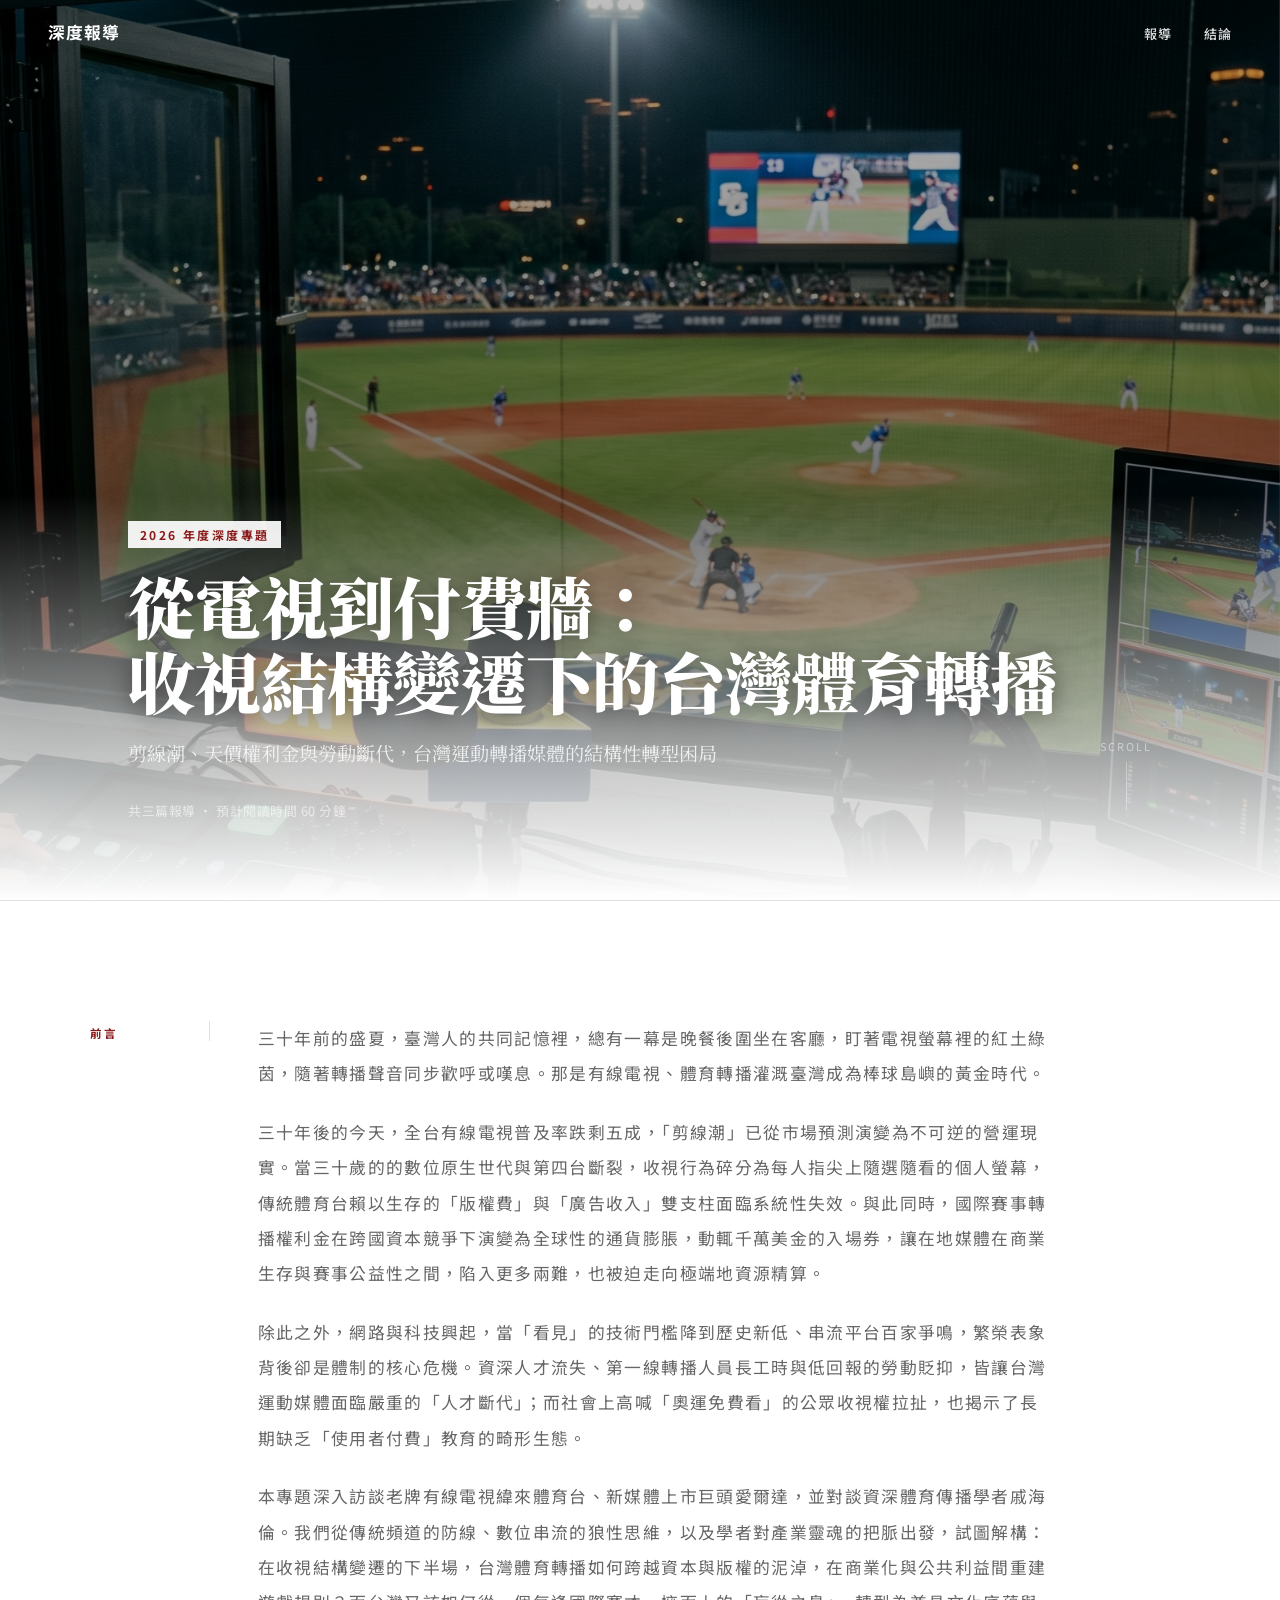
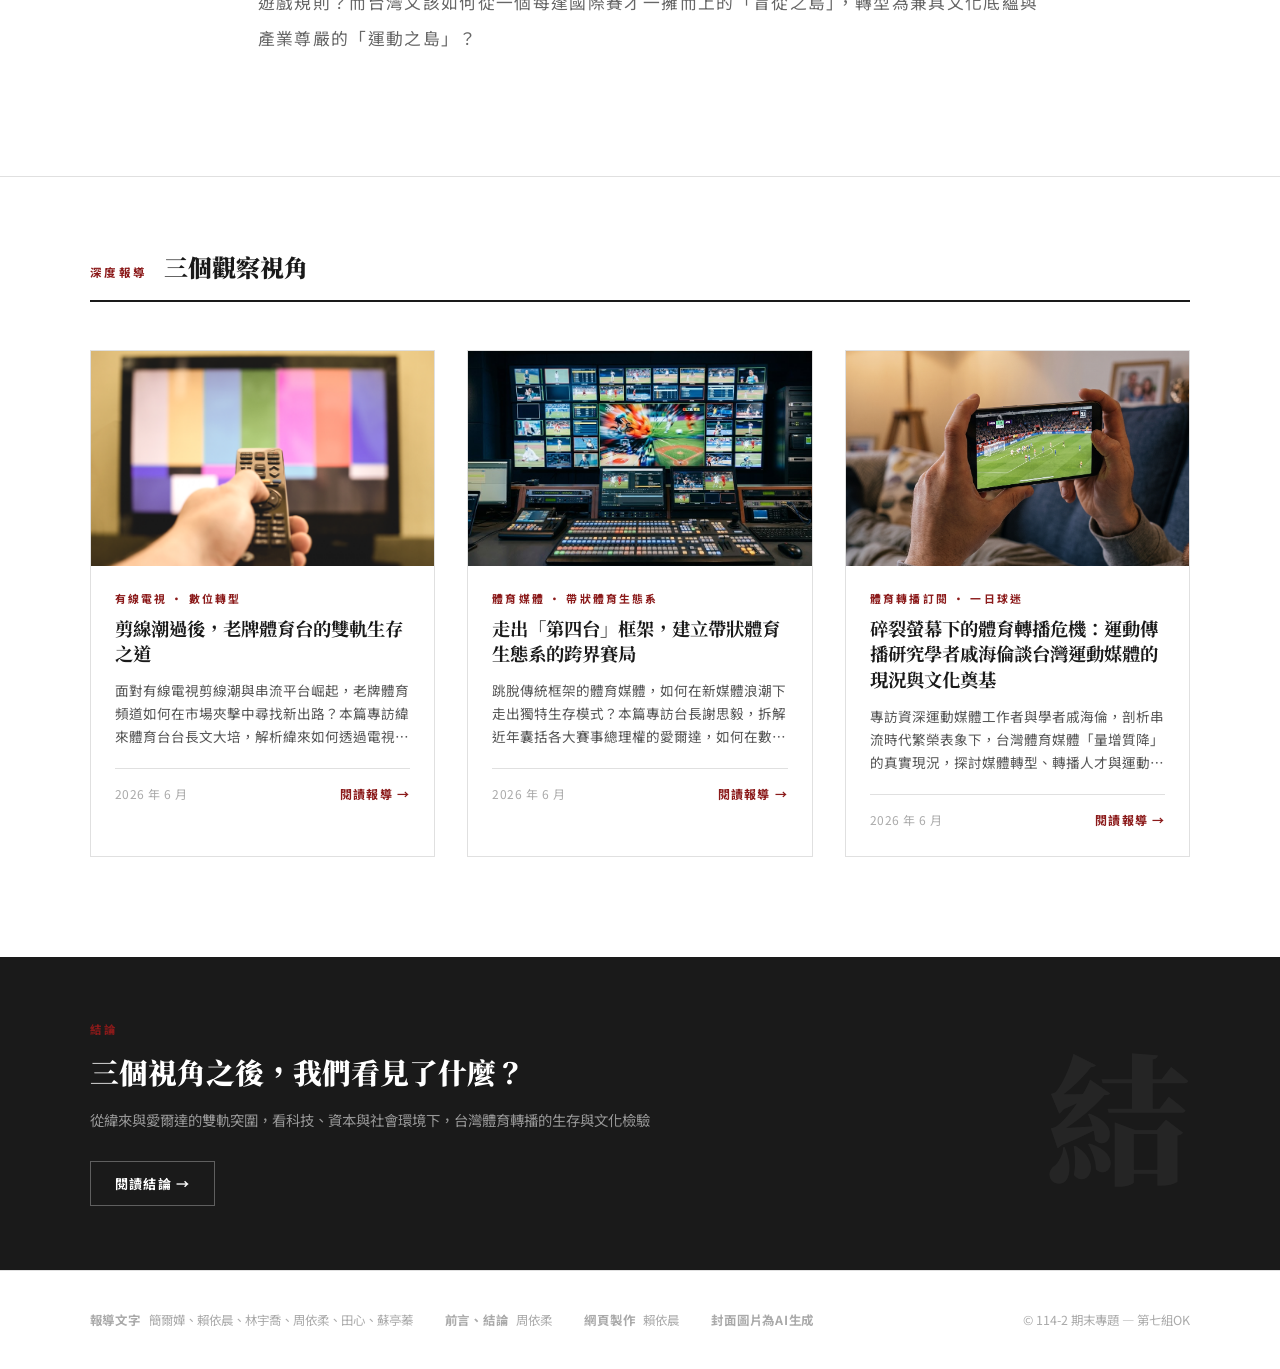
<file: index.html>
<!DOCTYPE html>
<html lang="zh-TW">
<head>
  <meta charset="UTF-8">
  <meta name="viewport" content="width=device-width, initial-scale=1.0">
  <title>深度報導 — 期末專題</title>
  <meta name="description" content="三篇深度調查報導，探索當代社會的核心議題。">
  <link rel="stylesheet" href="css/style.css">
</head>
<body>

  <!-- ╔══════════════════════════════╗
       ║  NAV                         ║
       ╚══════════════════════════════╝ -->
  <nav class="site-nav" role="navigation" aria-label="主選單">
    <a class="nav-logo" href="index.html">深度報導</a>
    <ul class="nav-links">
      <li><a href="#articles">報導</a></li>
      <li><a href="#conclusion">結論</a></li>
    </ul>
  </nav>

  <!-- ╔══════════════════════════════╗
       ║  HERO                        ║
       ╚══════════════════════════════╝ -->
  <section class="hero" aria-label="封面">
    <div class="hero__bg" style="
      background-image: url('images/cover.jpg');
      background-color: #1a1a2e;
    "></div>
    <div class="hero__overlay"></div>

    <div class="hero__content">
      <span class="hero__category">2026 年度深度專題</span>
      <h1 class="hero__title">
        從電視到付費牆：<br><span class="hero__title-line2">收視結構變遷下的台灣體育轉播</span>
      </h1>
      <p class="hero__subtitle">
        剪線潮、天價權利金與勞動斷代，台灣運動轉播媒體的結構性轉型困局
      </p>
      <p class="hero__meta">共三篇報導 · 預計閱讀時間 60 分鐘</p>
    </div>

    <div class="hero__scroll" aria-hidden="true">
      <span>Scroll</span>
      <div class="hero__scroll-line"></div>
    </div>
  </section>

  <!-- ╔══════════════════════════════╗
       ║  PREFACE                     ║
       ╚══════════════════════════════╝ -->
  <section class="preface-section" aria-label="前言">
    <div class="preface-inner">
      <div class="preface-label-col">
        <span class="section-label">前言</span>
      </div>
      <div class="preface-body-col">
        <p class="preface-text">
          三十年前的盛夏，臺灣人的共同記憶裡，總有一幕是晚餐後圍坐在客廳，盯著電視螢幕裡的紅土綠茵，隨著轉播聲音同步歡呼或嘆息。那是有線電視、體育轉播灌溉臺灣成為棒球島嶼的黃金時代。
        </p>
        <p class="preface-text">
          三十年後的今天，全台有線電視普及率跌剩五成，「剪線潮」已從市場預測演變為不可逆的營運現實。當三十歲的的數位原生世代與第四台斷裂，收視行為碎分為每人指尖上隨選隨看的個人螢幕，傳統體育台賴以生存的「版權費」與「廣告收入」雙支柱面臨系統性失效。與此同時，國際賽事轉播權利金在跨國資本競爭下演變為全球性的通貨膨脹，動輒千萬美金的入場券，讓在地媒體在商業生存與賽事公益性之間，陷入更多兩難，也被迫走向極端地資源精算。
        </p>
        <p class="preface-text">
          除此之外，網路與科技興起，當「看見」的技術門檻降到歷史新低、串流平台百家爭鳴，繁榮表象背後卻是體制的核心危機。資深人才流失、第一線轉播人員長工時與低回報的勞動貶抑，皆讓台灣運動媒體面臨嚴重的「人才斷代」；而社會上高喊「奧運免費看」的公眾收視權拉扯，也揭示了長期缺乏「使用者付費」教育的畸形生態。
        </p>
        <p class="preface-text">
          本專題深入訪談老牌有線電視緯來體育台、新媒體上市巨頭愛爾達，並對談資深體育傳播學者戚海倫。我們從傳統頻道的防線、數位串流的狼性思維，以及學者對產業靈魂的把脈出發，試圖解構：在收視結構變遷的下半場，台灣體育轉播如何跨越資本與版權的泥淖，在商業化與公共利益間重建遊戲規則？而台灣又該如何從一個每逢國際賽才一擁而上的「盲從之島」，轉型為兼具文化底蘊與產業尊嚴的「運動之島」？
        </p>
      </div>
    </div>
  </section>

  <!-- ╔══════════════════════════════╗
       ║  ARTICLES                    ║
       ╚══════════════════════════════╝ -->
  <section class="articles-section" id="articles" aria-label="報導列表">
    <header class="section-header">
      <span class="section-label">深度報導</span>
      <h2 class="section-title">三個觀察視角</h2>
    </header>

    <div class="articles-grid">

      <!-- Card 1 -->
      <a class="article-card" href="article1.html" aria-label="閱讀第一篇報導：剪線潮過後">
        <div class="article-card__image-wrap">
          <img
            src="images/緯來封面.png"
            alt="緯來封面"
            loading="lazy"
            style="background-color:#2c4a3e;"
          >
        </div>
        <div class="article-card__body">
          <div class="article-card__category">有線電視 · 數位轉型</div>
          <h3 class="article-card__title">
            剪線潮過後，老牌體育台的雙軌生存之道
          </h3>
          <p class="article-card__excerpt">
           面對有線電視剪線潮與串流平台崛起，老牌體育頻道如何在市場夾擊中尋找新出路？本篇專訪緯來體育台台長文大培，解析緯來如何透過電視頻道與數位 App 雙軌並行，在轉播版權競爭與世代收視轉變下開創轉型之路。

          </p>
          <div class="article-card__footer">
            <span class="article-card__date">2026 年 6 月</span>
            <span class="article-card__read-more">閱讀報導 →</span>
          </div>
        </div>
      </a>

      <!-- Card 2 -->
      <a class="article-card" href="article2.html" aria-label="閱讀第二篇報導：AI浪潮下的勞動者">
        <div class="article-card__image-wrap">
          <img
            src="images/article2-cover.jpg"
            alt="愛爾達封面圖"
            loading="lazy"
            style="background-color:#1c2a3e;"
          >
        </div>
        <div class="article-card__body">
          <div class="article-card__category">體育媒體 · 帶狀體育生態系</div>
          <h3 class="article-card__title">
            走出「第四台」框架，建立帶狀體育生態系的跨界賽局
          </h3>
          <p class="article-card__excerpt">
            跳脫傳統框架的體育媒體，如何在新媒體浪潮下走出獨特生存模式？本篇專訪台長謝思毅，拆解近年囊括各大賽事總理權的愛爾達，如何在數位轉型浪頭建立獨特模式。

          </p>
          <div class="article-card__footer">
            <span class="article-card__date">2026 年 6 月</span>
            <span class="article-card__read-more">閱讀報導 →</span>
          </div>
        </div>
      </a>

      <!-- Card 3 -->
      <a class="article-card" href="article3.html" aria-label="閱讀第三篇報導：碎裂螢幕下的體育轉播危機">
        <div class="article-card__image-wrap">
          <img
            src="images/article3-cover.png"
            alt="戚海倫封面圖"
            loading="lazy"
            style="background-color:#2e2418;"
          >
        </div>
        <div class="article-card__body">
          <div class="article-card__category">體育轉播訂閱 · 一日球迷</div>
          <h3 class="article-card__title">
            碎裂螢幕下的體育轉播危機：運動傳播研究學者戚海倫談台灣運動媒體的現況與文化奠基
          </h3>
          <p class="article-card__excerpt">
            專訪資深運動媒體工作者與學者戚海倫，剖析串流時代繁榮表象下，台灣體育媒體「量增質降」的真實現況，探討媒體轉型、轉播人才與運動文化培育之展望。
          <div class="article-card__footer">
            <span class="article-card__date">2026 年 6 月</span>
            <span class="article-card__read-more">閱讀報導 →</span>
          </div>
        </div>
      </a>

    </div>
  </section>

  <!-- ╔══════════════════════════════╗
       ║  CONCLUSION CARD             ║
       ╚══════════════════════════════╝ -->
  <section class="conclusion-section" id="conclusion" aria-label="結論">
    <div class="conclusion-inner">
      <div class="conclusion-left">
        <span class="section-label">結論</span>
        <h2 class="conclusion-title">三個視角之後，我們看見了什麼？</h2>
        <p class="conclusion-excerpt">
         從緯來與愛爾達的雙軌突圍，看科技、資本與社會環境下，台灣體育轉播的生存與文化檢驗
        </p>
        <a class="conclusion-btn" href="conclusion.html">閱讀結論 →</a>
      </div>
      <div class="conclusion-right" aria-hidden="true">結</div>
    </div>
  </section>

  <!-- ╔══════════════════════════════╗
       ║  FOOTER                      ║
       ╚══════════════════════════════╝ -->
  <footer class="site-footer">
    <div class="footer-top">
      <div class="footer-credits">
        <span class="footer-credit-item"><span class="footer-credit-role">報導文字</span> 簡爾嬅、賴依晨、林宇喬、周依柔、田心、蘇亭蓁</span>
         <span class="footer-credit-item"><span class="footer-credit-role">前言、結論</span> 周依柔</span>
        <span class="footer-credit-item"><span class="footer-credit-role">網頁製作</span> 賴依晨</span>
        <span class="footer-credit-item"><span class="footer-credit-role">封面圖片為AI生成</span></span>
      </div>
      <span class="footer-copy">© 114-2 期末專題 — 第七組OK</span>
    </div>
  </footer>

  <script src="js/main.js"></script>
</body>
</html>
</file>
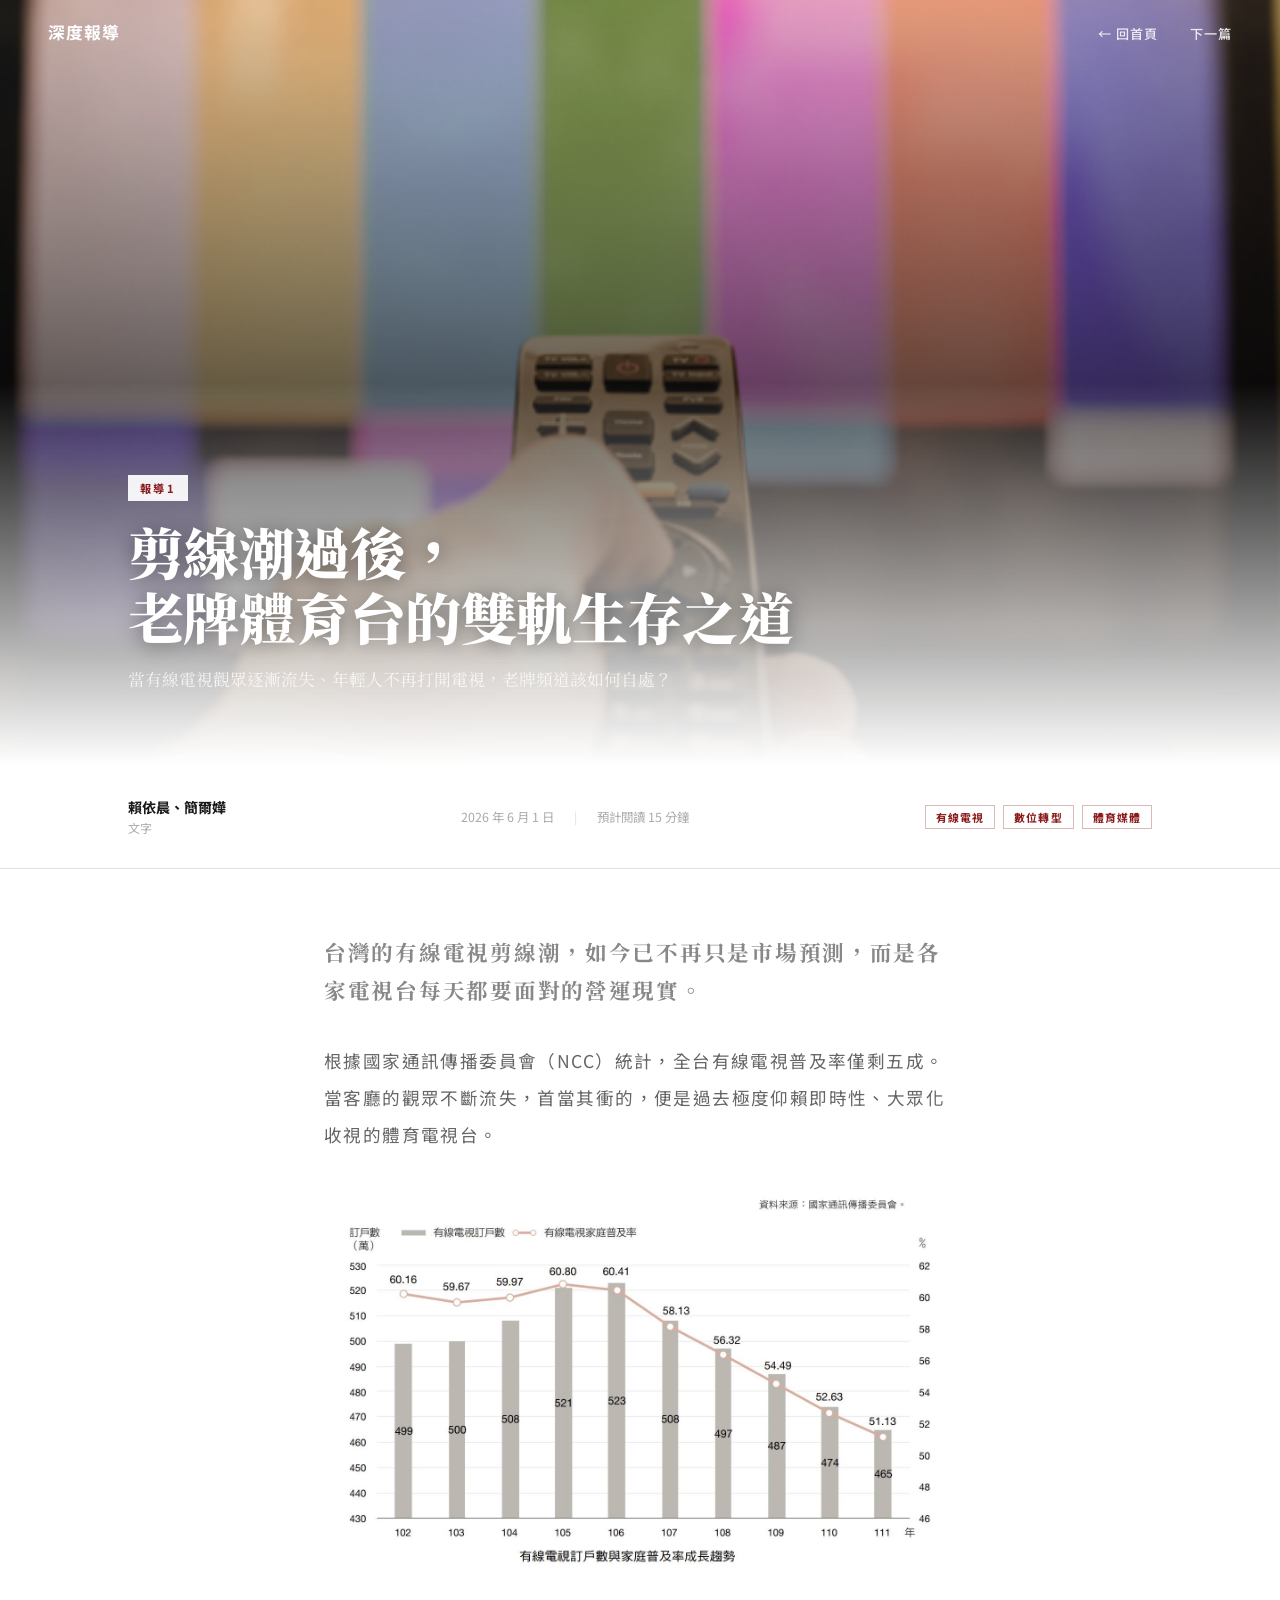
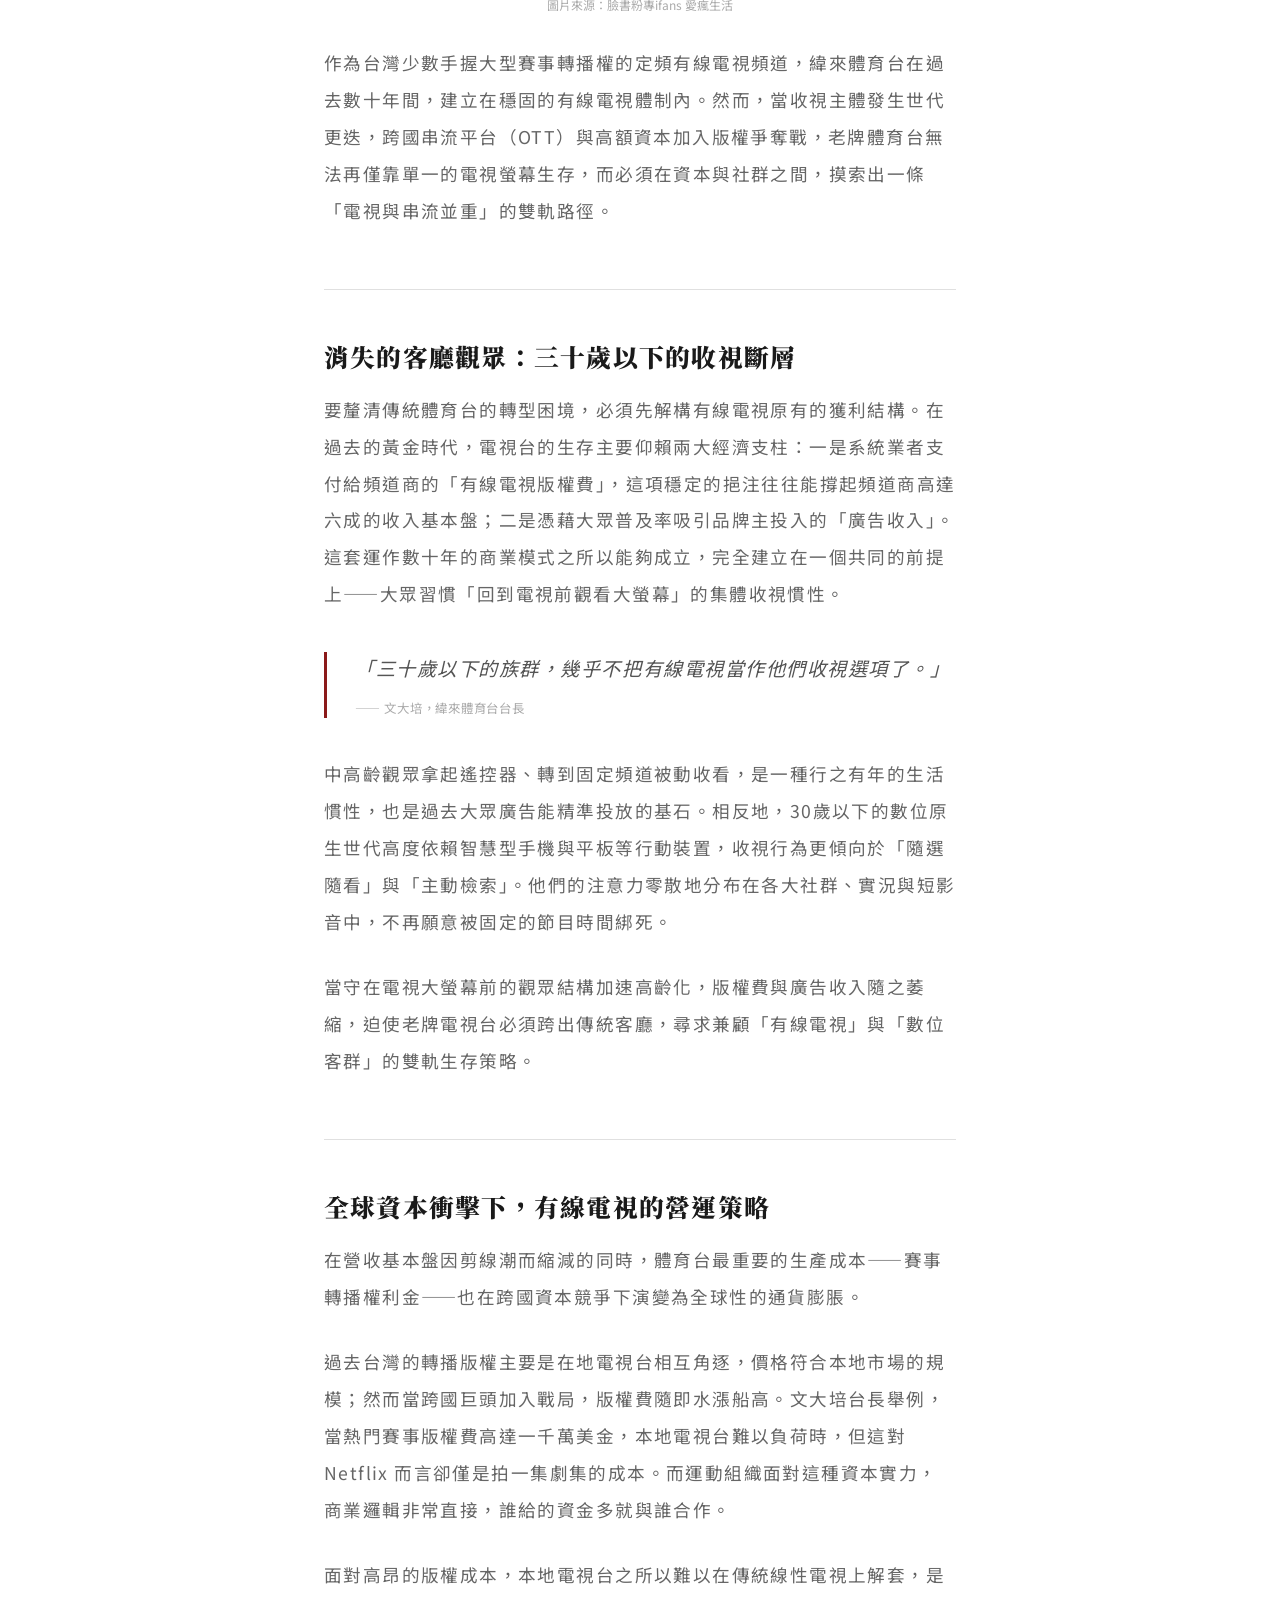
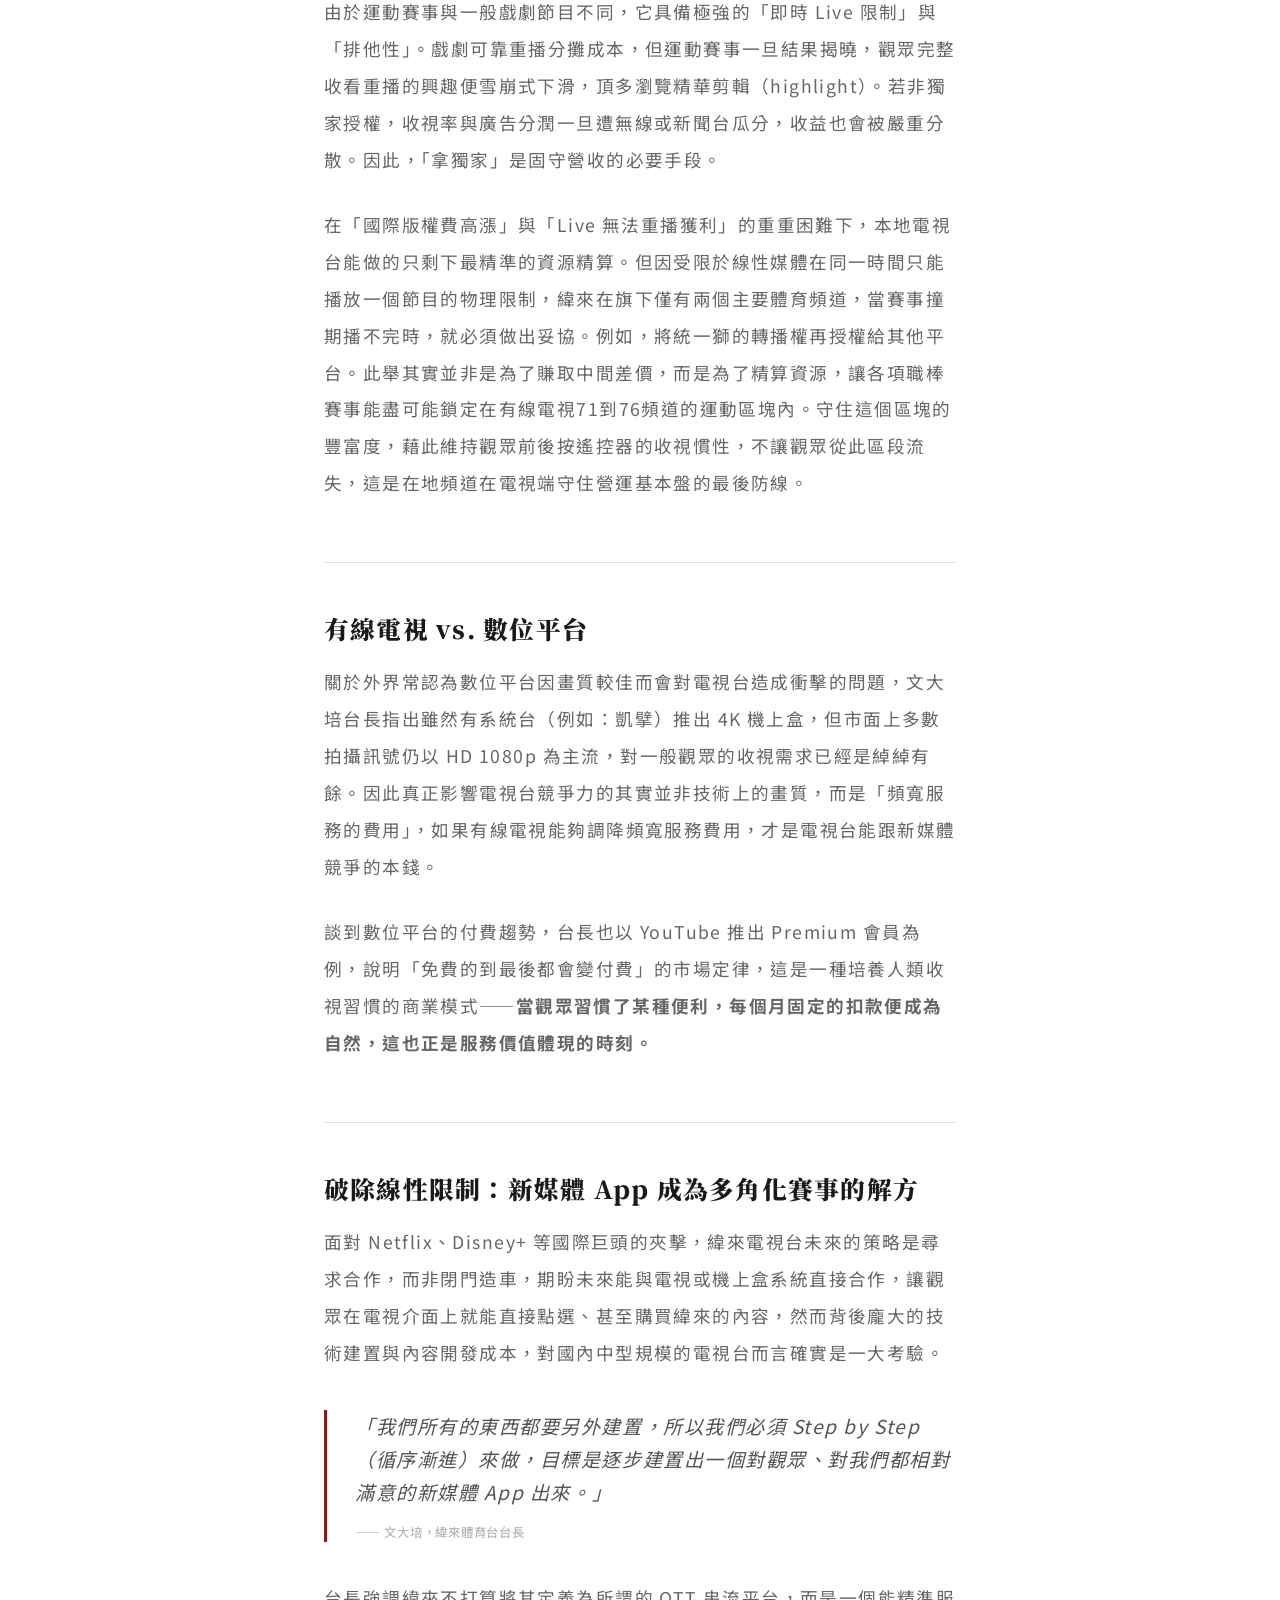
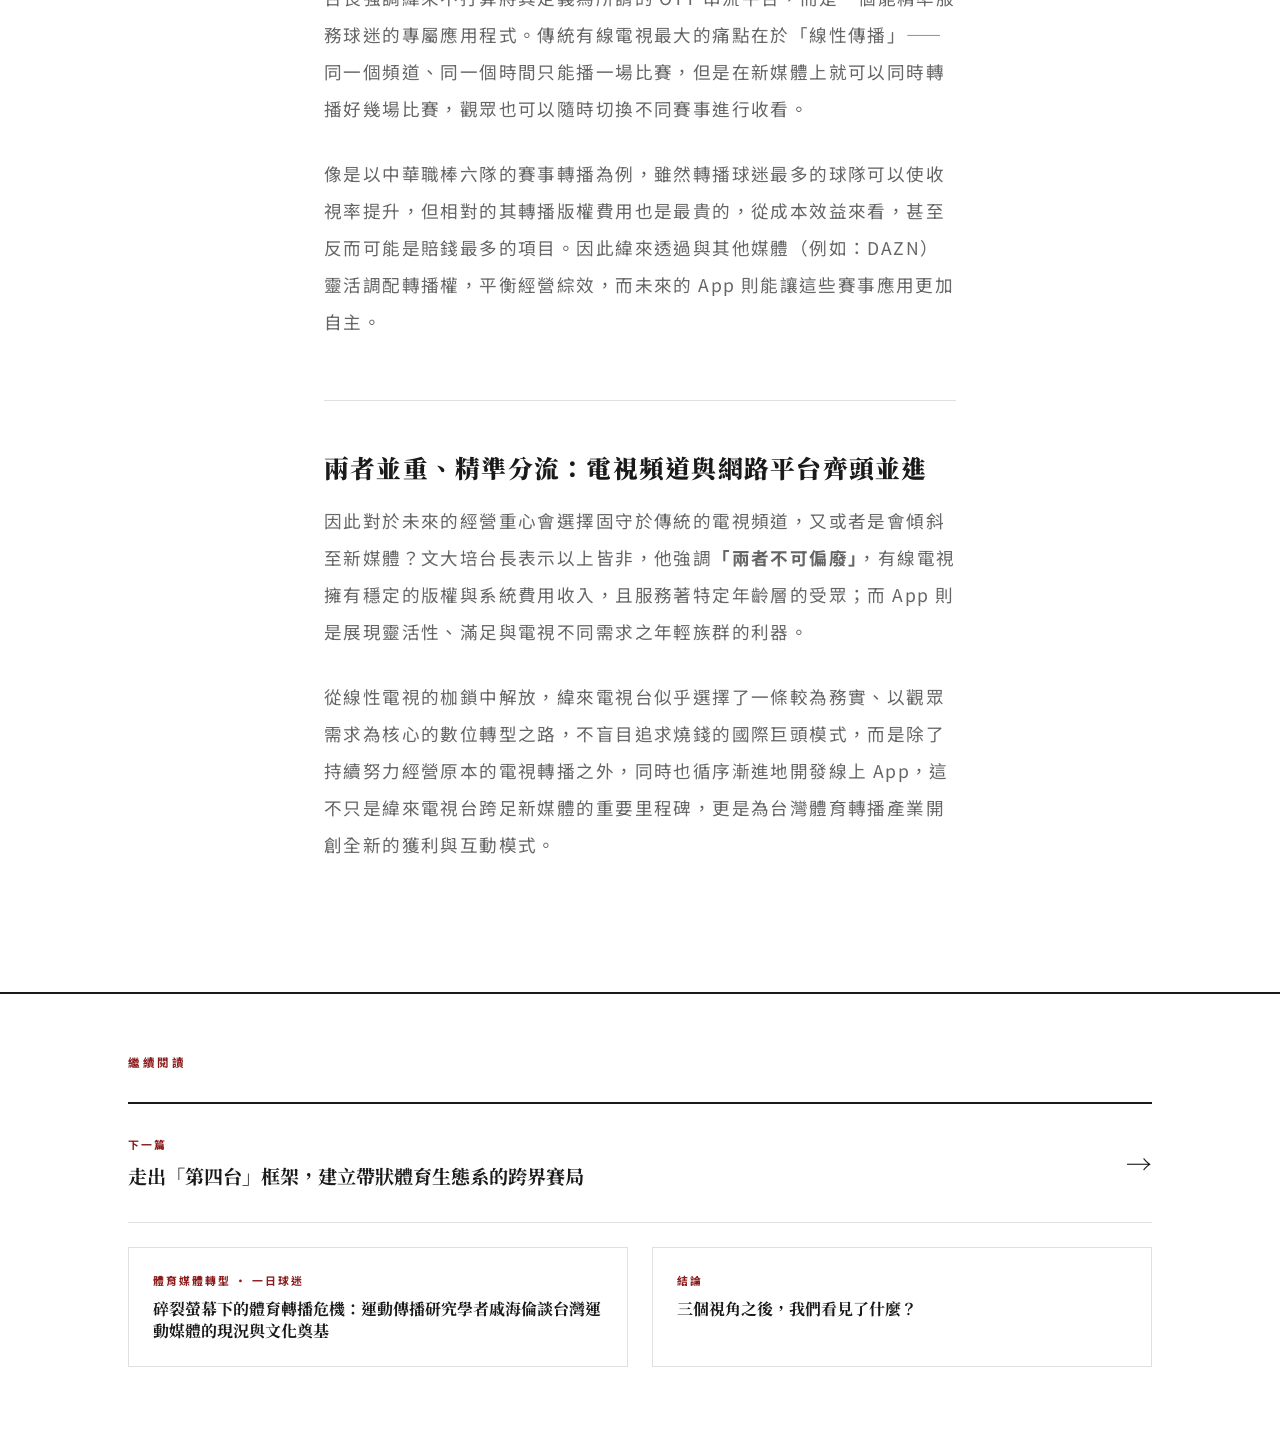
<file: article1.html>
<!DOCTYPE html>
<html lang="zh-TW">
<head>
  <meta charset="UTF-8">
  <meta name="viewport" content="width=device-width, initial-scale=1.0">
  <title>剪線潮過後，老牌體育台的雙軌生存之道 — 深度報導</title>
  <meta name="description" content="科學家警告，某些氣候臨界點一旦跨越便無法回頭。我們深入三個脆弱社區，記錄他們如何在消失邊緣求生。">
  <link rel="stylesheet" href="css/style.css">
  <link rel="stylesheet" href="css/article.css?v=2">
</head>
<body>

  <!-- 閱讀進度條 -->
  <div class="reading-progress" role="progressbar" aria-label="閱讀進度" aria-valuemin="0" aria-valuemax="100"></div>

  <!-- 返回頂部 -->
  <div class="back-nav" aria-hidden="true">
    <button class="back-nav__btn" title="回到頂部">↑</button>
  </div>

  <!-- NAV -->
  <nav class="site-nav" role="navigation">
    <a class="nav-logo" href="index.html">深度報導</a>
    <ul class="nav-links">
      <li><a href="index.html">← 回首頁</a></li>
      <li><a href="article2.html">下一篇</a></li>
    </ul>
  </nav>

  <!-- ╔══════════════════════════════╗
       ║  ARTICLE HERO                ║
       ╚══════════════════════════════╝ -->
  <section class="article-hero" aria-label="文章封面">
    <div class="article-hero__bg" style="
      background-image: url('images/緯來封面.png');
      background-color: #1e3528;
    "></div>
    <div class="article-hero__overlay"></div>
    <div class="article-hero__content">
      <span class="article-hero__category">報導1</span>
      <h1 class="article-hero__title">
        剪線潮過後，<br>老牌體育台的雙軌生存之道
      </h1>
      <p class="article-hero__subtitle">
      當有線電視觀眾逐漸流失、年輕人不再打開電視，老牌頻道該如何自處？
    </div>
  </section>

  <!-- ╔══════════════════════════════╗
       ║  META BAR                    ║
       ╚══════════════════════════════╝ -->
  <div class="article-meta-bar">
    <div class="meta-author">
      <div>
        <div class="meta-author__name">賴依晨、簡爾嬅</div>
         <div class="meta-author__role">文字</div>
      </div>
    </div>
    <div class="meta-info">
      <span>2026 年 6 月 1 日</span>
      <span class="meta-info__separator">|</span>
      <span>預計閱讀 15 分鐘</span>
    </div>
    <div class="meta-tags">
      <span class="tag">有線電視</span>
      <span class="tag">數位轉型</span>
      <span class="tag">體育媒體</span>
    </div>
  </div>

  <!-- ╔══════════════════════════════╗
       ║  ARTICLE BODY                ║
       ╚══════════════════════════════╝ -->
  <main class="article-body">

    <p class="lead reveal">
      台灣的有線電視剪線潮，如今已不再只是市場預測，而是各家電視台每天都要面對的營運現實。
    </p>

    <p class="reveal">
      根據國家通訊傳播委員會（NCC）統計，全台有線電視普及率僅剩五成。當客廳的觀眾不斷流失，首當其衝的，便是過去極度仰賴即時性、大眾化收視的體育電視台。
    </p>



    <figure class="reveal" style="margin: 2em 0; text-align: center;">
      <img src="images/figure1.jpg" alt="圖1" loading="lazy" style="width: 100%; height: auto; display: inline-block;">
      <figcaption style="font-family:var(--sans); font-size:0.75rem; color:var(--light); margin-top:10px;">圖片來源：臉書粉專ifans 愛瘋生活</figcaption>
    </figure>

         <p class="reveal">
    作為台灣少數手握大型賽事轉播權的定頻有線電視頻道，緯來體育台在過去數十年間，建立在穩固的有線電視體制內。然而，當收視主體發生世代更迭，跨國串流平台（OTT）與高額資本加入版權爭奪戰，老牌體育台無法再僅靠單一的電視螢幕生存，而必須在資本與社群之間，摸索出一條「電視與串流並重」的雙軌路徑。 
    </p>

  

    <h2 class="reveal"> 消失的客廳觀眾：三十歲以下的收視斷層</h2>

    <p class="reveal">
      要釐清傳統體育台的轉型困境，必須先解構有線電視原有的獲利結構。在過去的黃金時代，電視台的生存主要仰賴兩大經濟支柱：一是系統業者支付給頻道商的「有線電視版權費」，這項穩定的挹注往往能撐起頻道商高達六成的收入基本盤；二是憑藉大眾普及率吸引品牌主投入的「廣告收入」。這套運作數十年的商業模式之所以能夠成立，完全建立在一個共同的前提上——大眾習慣「回到電視前觀看大螢幕」的集體收視慣性。
    </p>

    <blockquote class="reveal">
      <p>「三十歲以下的族群，幾乎不把有線電視當作他們收視選項了。」</p>
      <cite>—— 文大培，緯來體育台台長</cite>
    </blockquote>

    <p class="reveal">
      中高齡觀眾拿起遙控器、轉到固定頻道被動收看，是一種行之有年的生活慣性，也是過去大眾廣告能精準投放的基石。相反地，30歲以下的數位原生世代高度依賴智慧型手機與平板等行動裝置，收視行為更傾向於「隨選隨看」與「主動檢索」。他們的注意力零散地分布在各大社群、實況與短影音中，不再願意被固定的節目時間綁死。
    </p>
    
     <p class="reveal">
         當守在電視大螢幕前的觀眾結構加速高齡化，版權費與廣告收入隨之萎縮，迫使老牌電視台必須跨出傳統客廳，尋求兼顧「有線電視」與「數位客群」的雙軌生存策略。 
    </p>

   

    <h2 class="reveal">全球資本衝擊下，有線電視的營運策略</h2>

    <p class="reveal">
      在營收基本盤因剪線潮而縮減的同時，體育台最重要的生產成本——賽事轉播權利金——也在跨國資本競爭下演變為全球性的通貨膨脹。
    </p>


    <p class="reveal">
      過去台灣的轉播版權主要是在地電視台相互角逐，價格符合本地市場的規模；然而當跨國巨頭加入戰局，版權費隨即水漲船高。文大培台長舉例，當熱門賽事版權費高達一千萬美金，本地電視台難以負荷時，但這對 Netflix 而言卻僅是拍一集劇集的成本。而運動組織面對這種資本實力，商業邏輯非常直接，誰給的資金多就與誰合作。
    </p>

 <p class="reveal">
      面對高昂的版權成本，本地電視台之所以難以在傳統線性電視上解套，是由於運動賽事與一般戲劇節目不同，它具備極強的「即時 Live 限制」與「排他性」。戲劇可靠重播分攤成本，但運動賽事一旦結果揭曉，觀眾完整收看重播的興趣便雪崩式下滑，頂多瀏覽精華剪輯（highlight）。若非獨家授權，收視率與廣告分潤一旦遭無線或新聞台瓜分，收益也會被嚴重分散。因此，「拿獨家」是固守營收的必要手段。 
    </p>

    <p class="reveal">
      在「國際版權費高漲」與「Live 無法重播獲利」的重重困難下，本地電視台能做的只剩下最精準的資源精算。但因受限於線性媒體在同一時間只能播放一個節目的物理限制，緯來在旗下僅有兩個主要體育頻道，當賽事撞期播不完時，就必須做出妥協。例如，將統一獅的轉播權再授權給其他平台。此舉其實並非是為了賺取中間差價，而是為了精算資源，讓各項職棒賽事能盡可能鎖定在有線電視71到76頻道的運動區塊內。守住這個區塊的豐富度，藉此維持觀眾前後按遙控器的收視慣性，不讓觀眾從此區段流失，這是在地頻道在電視端守住營運基本盤的最後防線。
    </p>

    <h2 class="reveal">有線電視 vs. 數位平台</h2>

    <p class="reveal">
      關於外界常認為數位平台因畫質較佳而會對電視台造成衝擊的問題，文大培台長指出雖然有系統台（例如：凱擘）推出 4K 機上盒，但市面上多數拍攝訊號仍以 HD 1080p 為主流，對一般觀眾的收視需求已經是綽綽有餘。因此真正影響電視台競爭力的其實並非技術上的畫質，而是「頻寬服務的費用」，如果有線電視能夠調降頻寬服務費用，才是電視台能跟新媒體競爭的本錢。
    </p>

    <p class="reveal">
      談到數位平台的付費趨勢，台長也以 YouTube 推出 Premium 會員為例，說明「免費的到最後都會變付費」的市場定律，這是一種培養人類收視習慣的商業模式——<strong>當觀眾習慣了某種便利，每個月固定的扣款便成為自然，這也正是服務價值體現的時刻。</strong>
    </p>

    <h2 class="reveal">破除線性限制：新媒體 App 成為多角化賽事的解方</h2>

    <p class="reveal">
      面對 Netflix、Disney+ 等國際巨頭的夾擊，緯來電視台未來的策略是尋求合作，而非閉門造車，期盼未來能與電視或機上盒系統直接合作，讓觀眾在電視介面上就能直接點選、甚至購買緯來的內容，然而背後龐大的技術建置與內容開發成本，對國內中型規模的電視台而言確實是一大考驗。
    </p>

    <blockquote class="reveal">
      <p>「我們所有的東西都要另外建置，所以我們必須 Step by Step（循序漸進）來做，目標是逐步建置出一個對觀眾、對我們都相對滿意的新媒體 App 出來。」</p>
      <cite>—— 文大培，緯來體育台台長</cite>
    </blockquote>

    <p class="reveal">
      台長強調緯來不打算將其定義為所謂的 OTT 串流平台，而是一個能精準服務球迷的專屬應用程式。傳統有線電視最大的痛點在於「線性傳播」——同一個頻道、同一個時間只能播一場比賽，但是在新媒體上就可以同時轉播好幾場比賽，觀眾也可以隨時切換不同賽事進行收看。
    </p>

    <p class="reveal">
      像是以中華職棒六隊的賽事轉播為例，雖然轉播球迷最多的球隊可以使收視率提升，但相對的其轉播版權費用也是最貴的，從成本效益來看，甚至反而可能是賠錢最多的項目。因此緯來透過與其他媒體（例如：DAZN）靈活調配轉播權，平衡經營綜效，而未來的 App 則能讓這些賽事應用更加自主。
    </p>

    <h2 class="reveal">兩者並重、精準分流：電視頻道與網路平台齊頭並進</h2>

    <p class="reveal">
      因此對於未來的經營重心會選擇固守於傳統的電視頻道，又或者是會傾斜至新媒體？文大培台長表示以上皆非，他強調<strong>「兩者不可偏廢」</strong>，有線電視擁有穩定的版權與系統費用收入，且服務著特定年齡層的受眾；而 App 則是展現靈活性、滿足與電視不同需求之年輕族群的利器。
    </p>

    <p class="reveal">
      從線性電視的枷鎖中解放，緯來電視台似乎選擇了一條較為務實、以觀眾需求為核心的數位轉型之路，不盲目追求燒錢的國際巨頭模式，而是除了持續努力經營原本的電視轉播之外，同時也循序漸進地開發線上 App，這不只是緯來電視台跨足新媒體的重要里程碑，更是為台灣體育轉播產業開創全新的獲利與互動模式。
    </p>

  </main>

  <!-- ╔══════════════════════════════╗
       ║  CONTINUE READING            ║
       ╚══════════════════════════════╝ -->
  <footer class="article-footer">
    <div class="article-footer__label">繼續閱讀</div>
    <a class="next-card" href="article2.html">
      <div class="next-card__body">
        <div class="next-card__label">下一篇</div>
        <div class="next-card__title">走出「第四台」框架，建立帶狀體育生態系的跨界賽局</div>
      </div>
      <span class="next-card__arrow">→</span>
    </a>
    <div class="related-grid" style="margin-top:24px;">
      <a class="related-card" href="article3.html">
        <div class="related-card__category">體育媒體轉型 · 一日球迷</div>
        <div class="related-card__title">碎裂螢幕下的體育轉播危機：運動傳播研究學者戚海倫談台灣運動媒體的現況與文化奠基</div>
      </a>
      <a class="related-card" href="conclusion.html">
        <div class="related-card__category">結論</div>
        <div class="related-card__title">三個視角之後，我們看見了什麼？</div>
      </a>
    </div>
  </footer>

  <script src="js/article.js"></script>
</body>
</html>
</file>
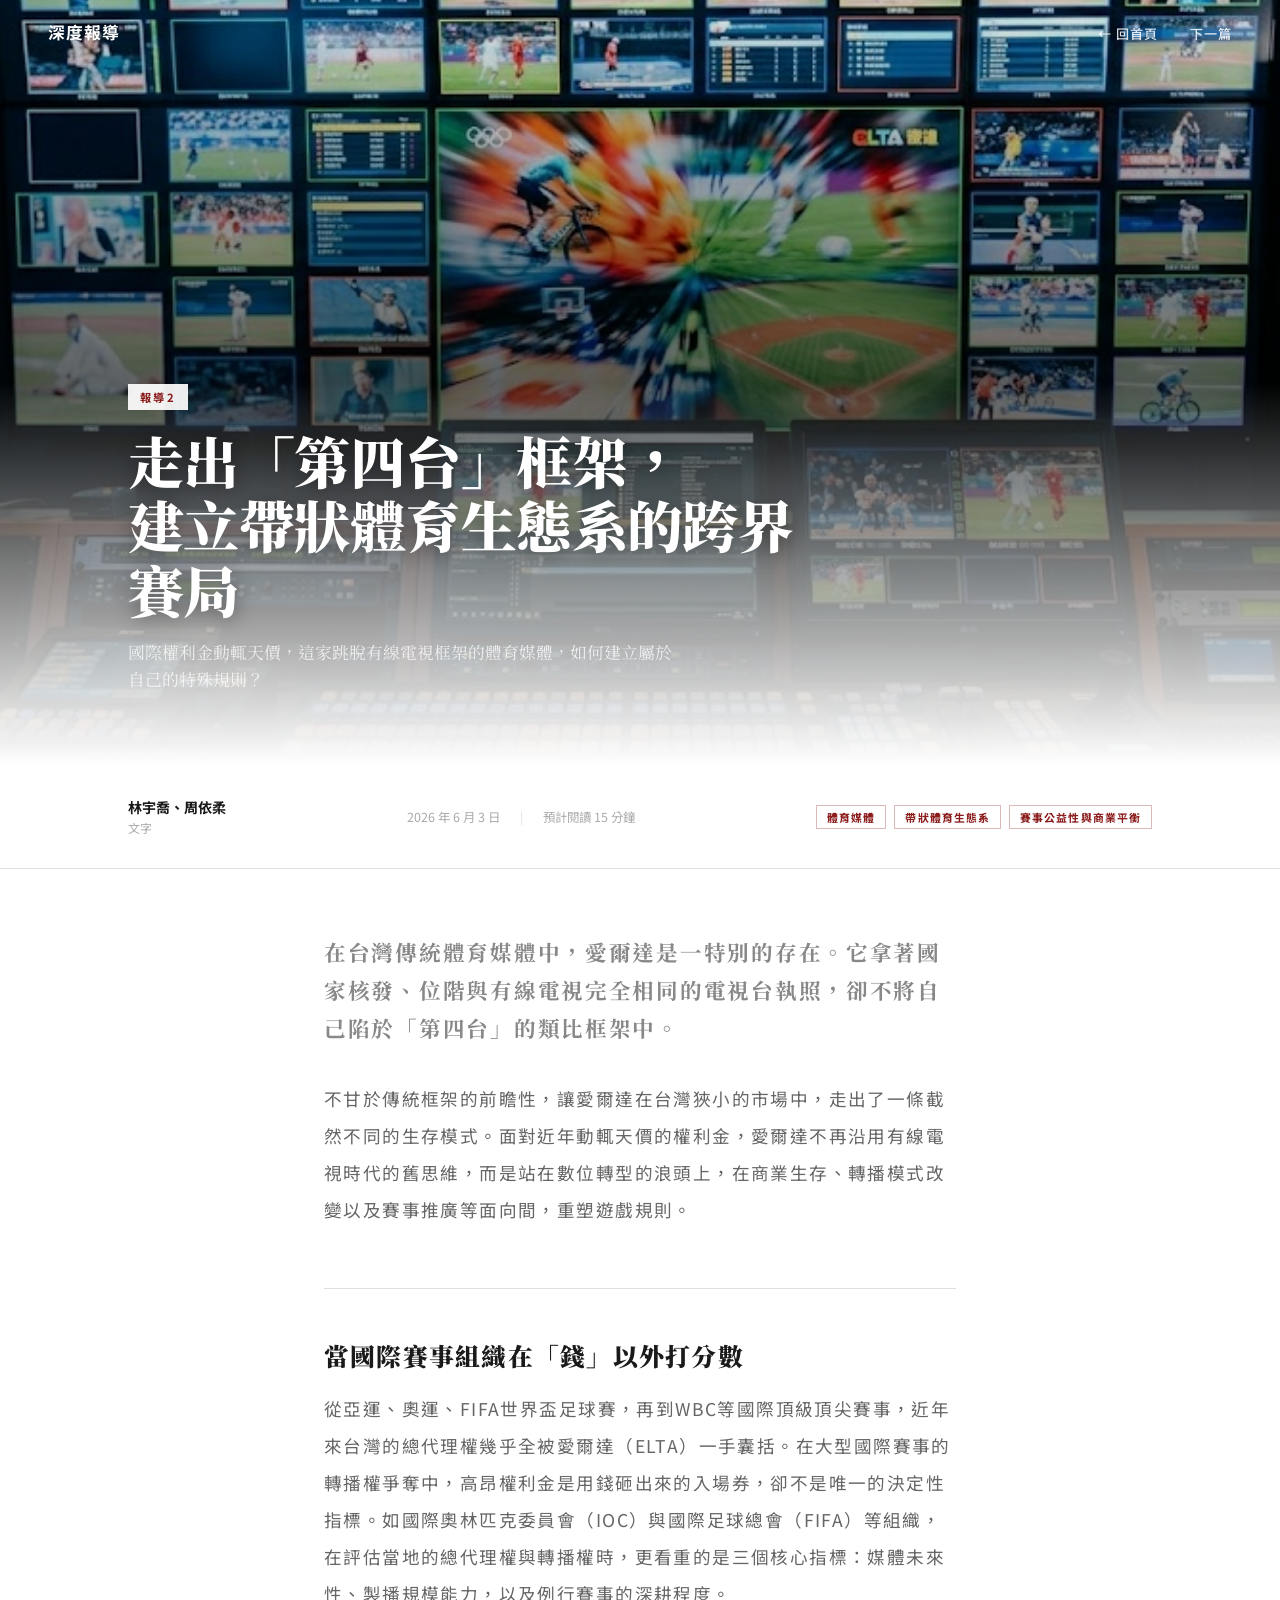
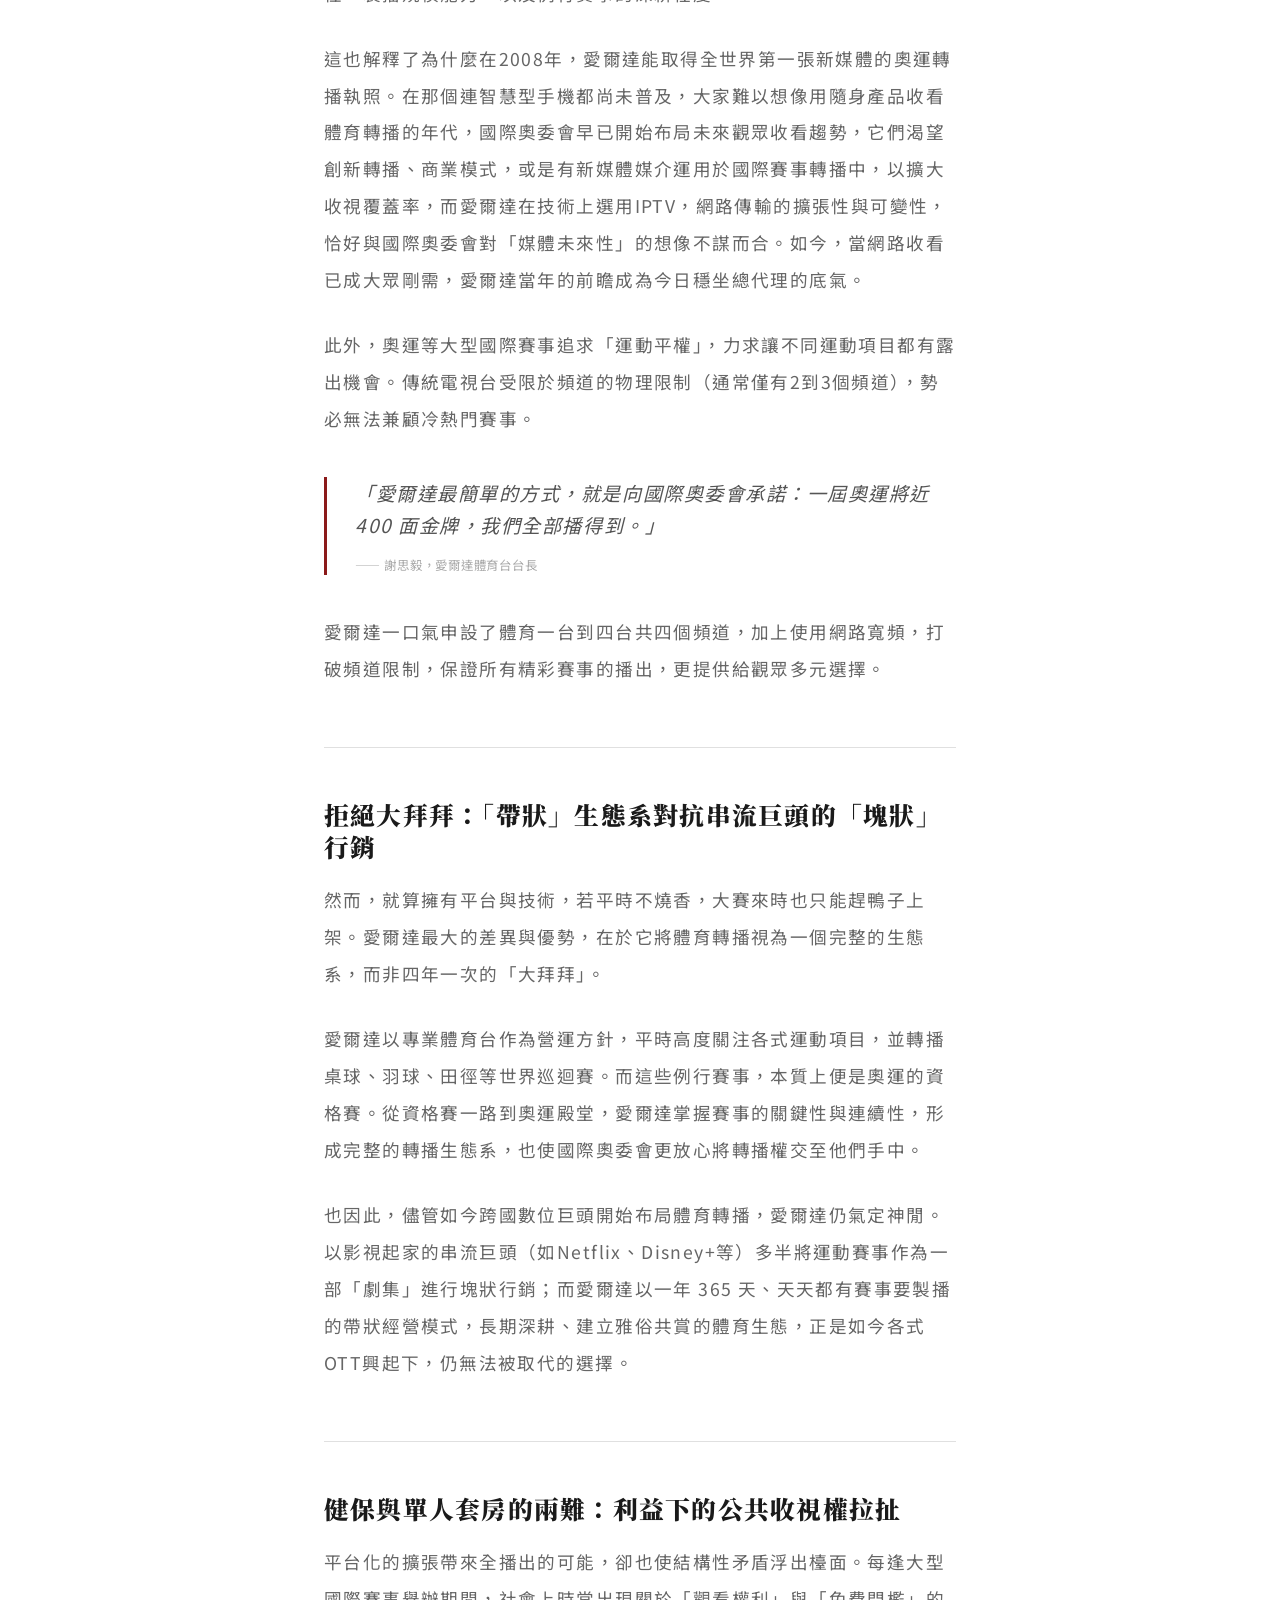
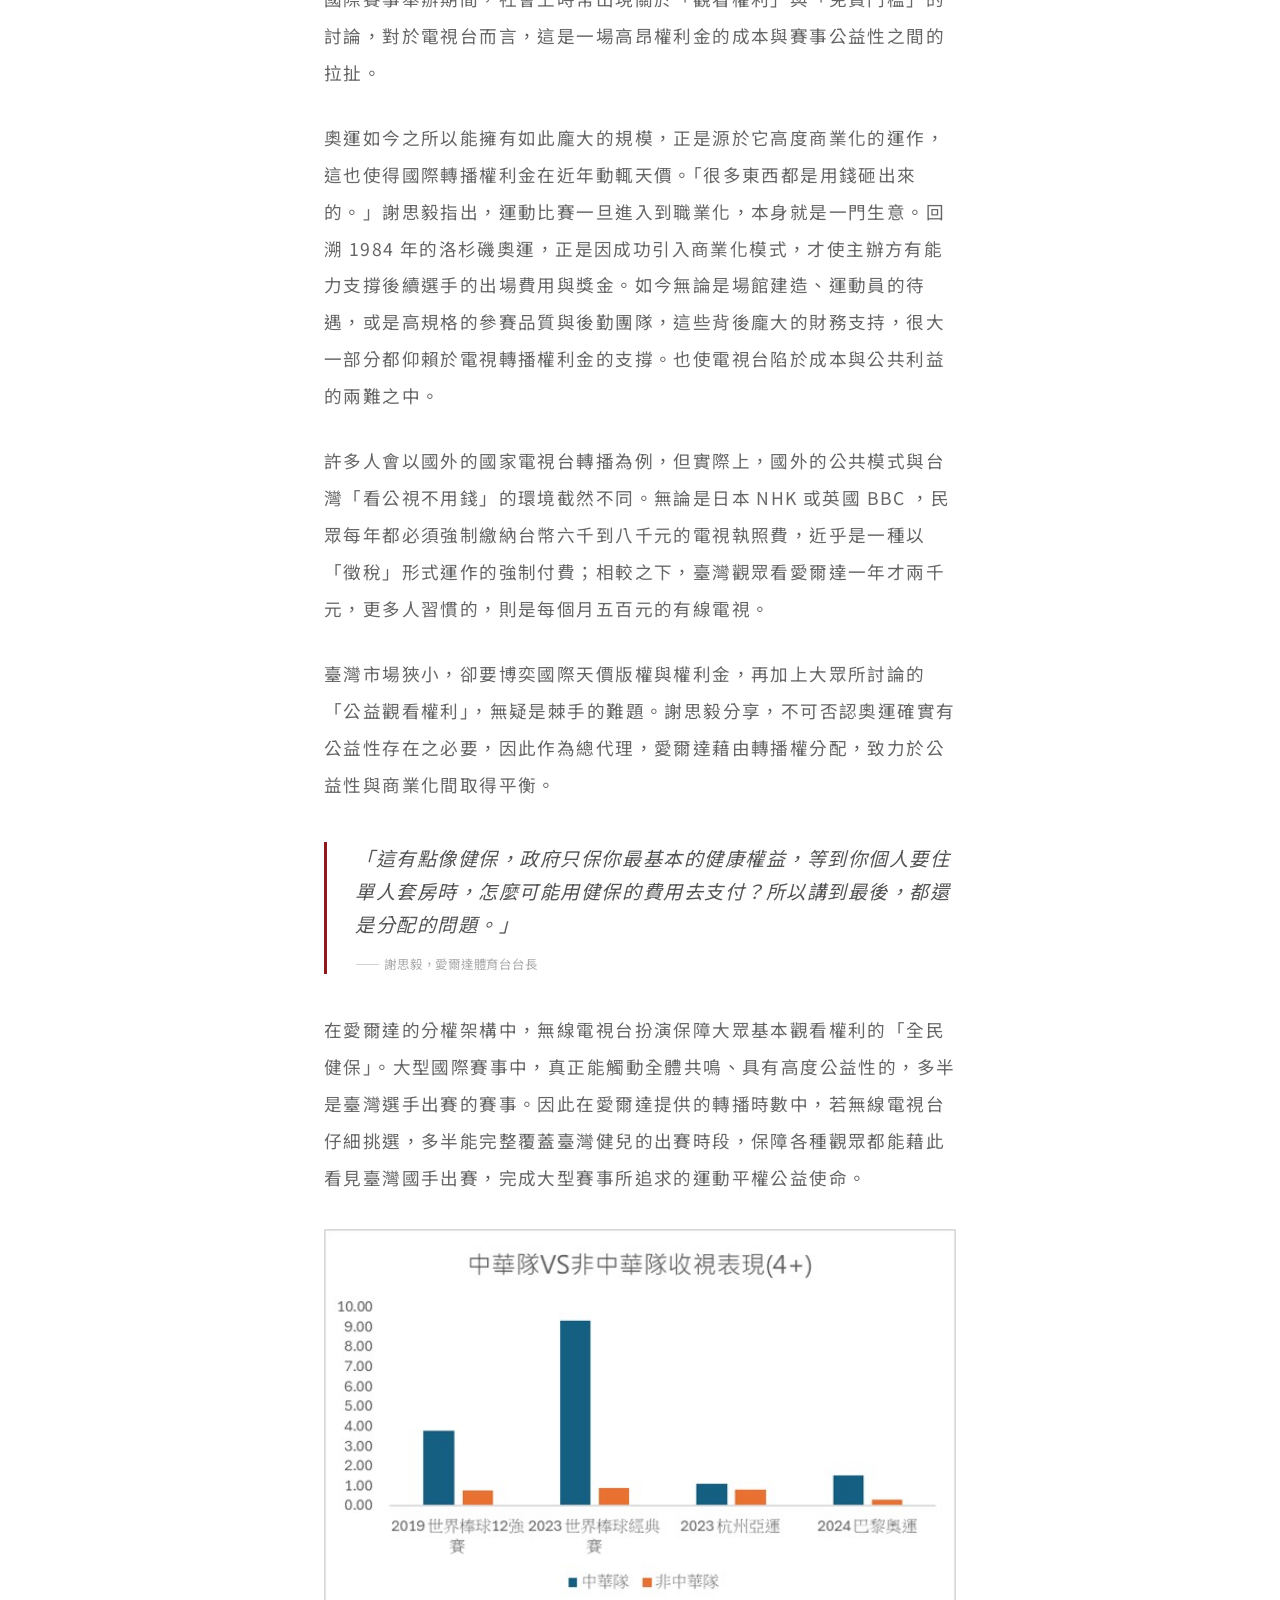
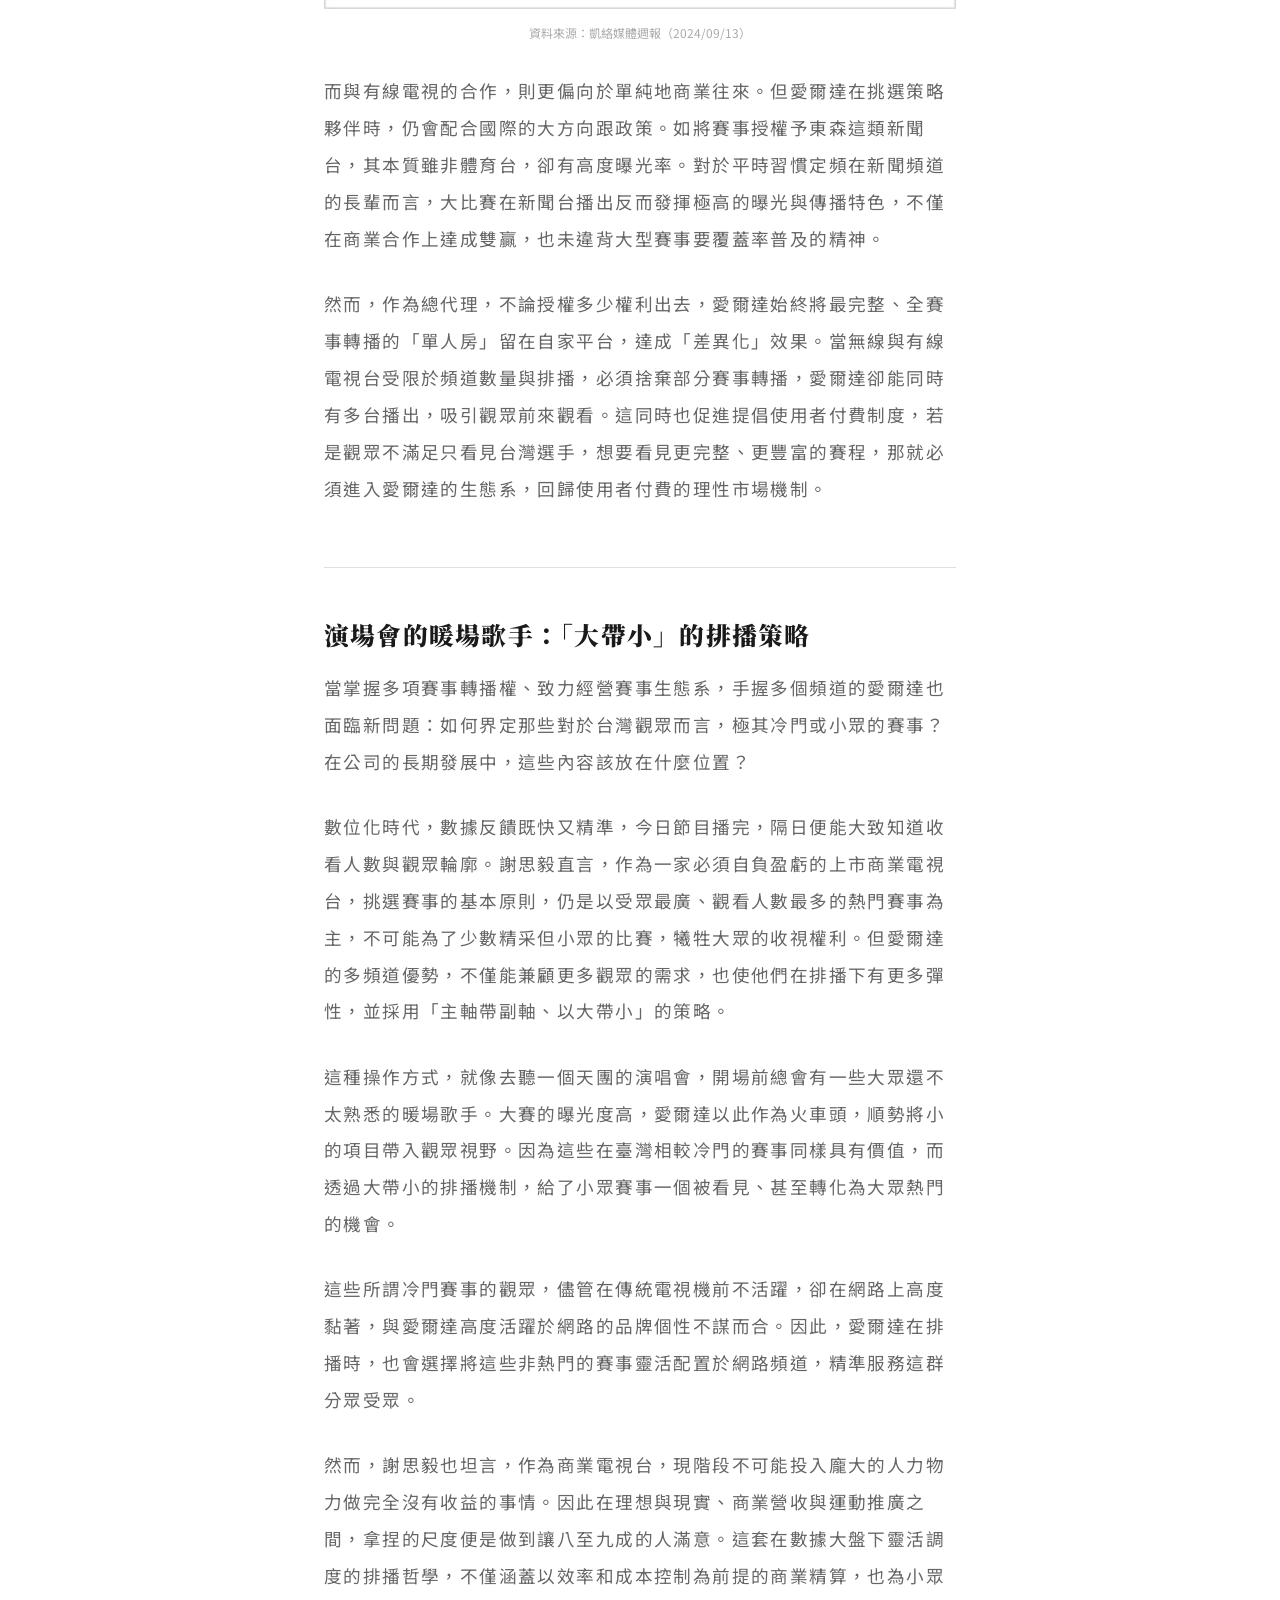
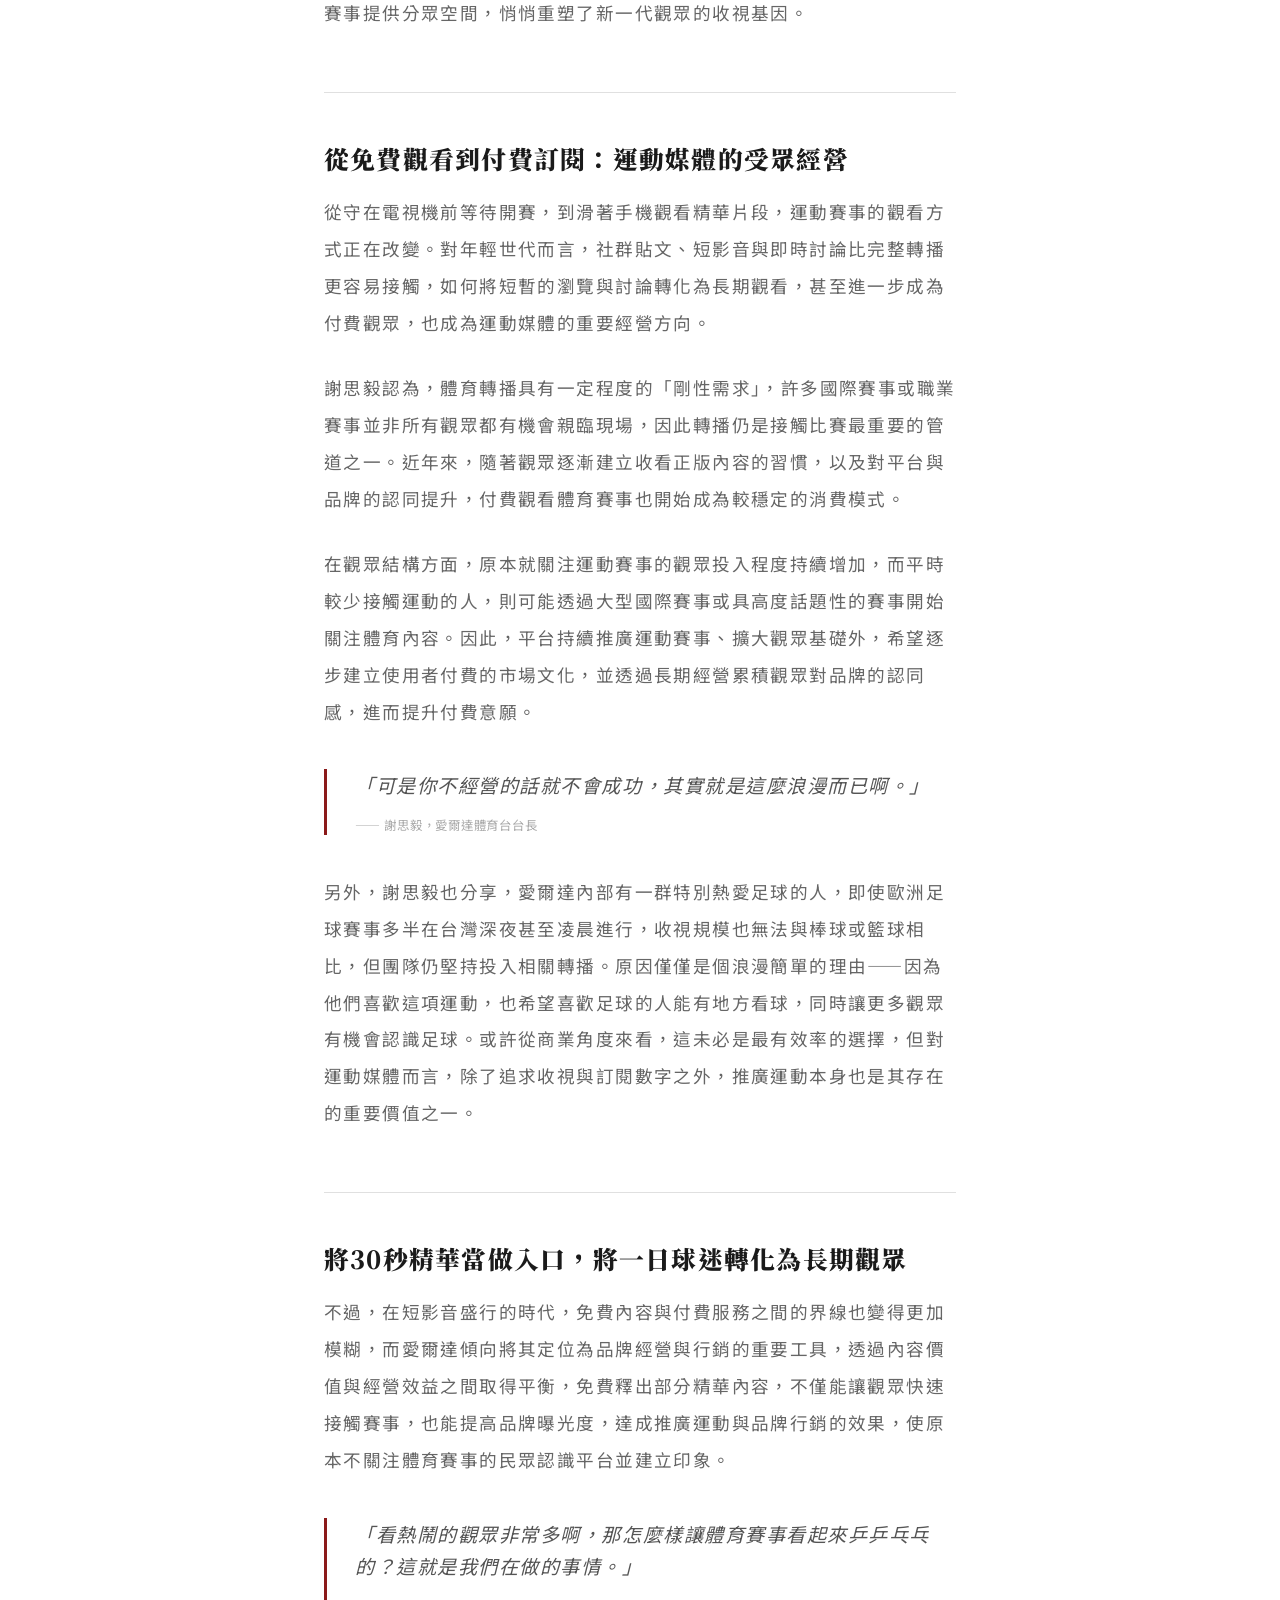
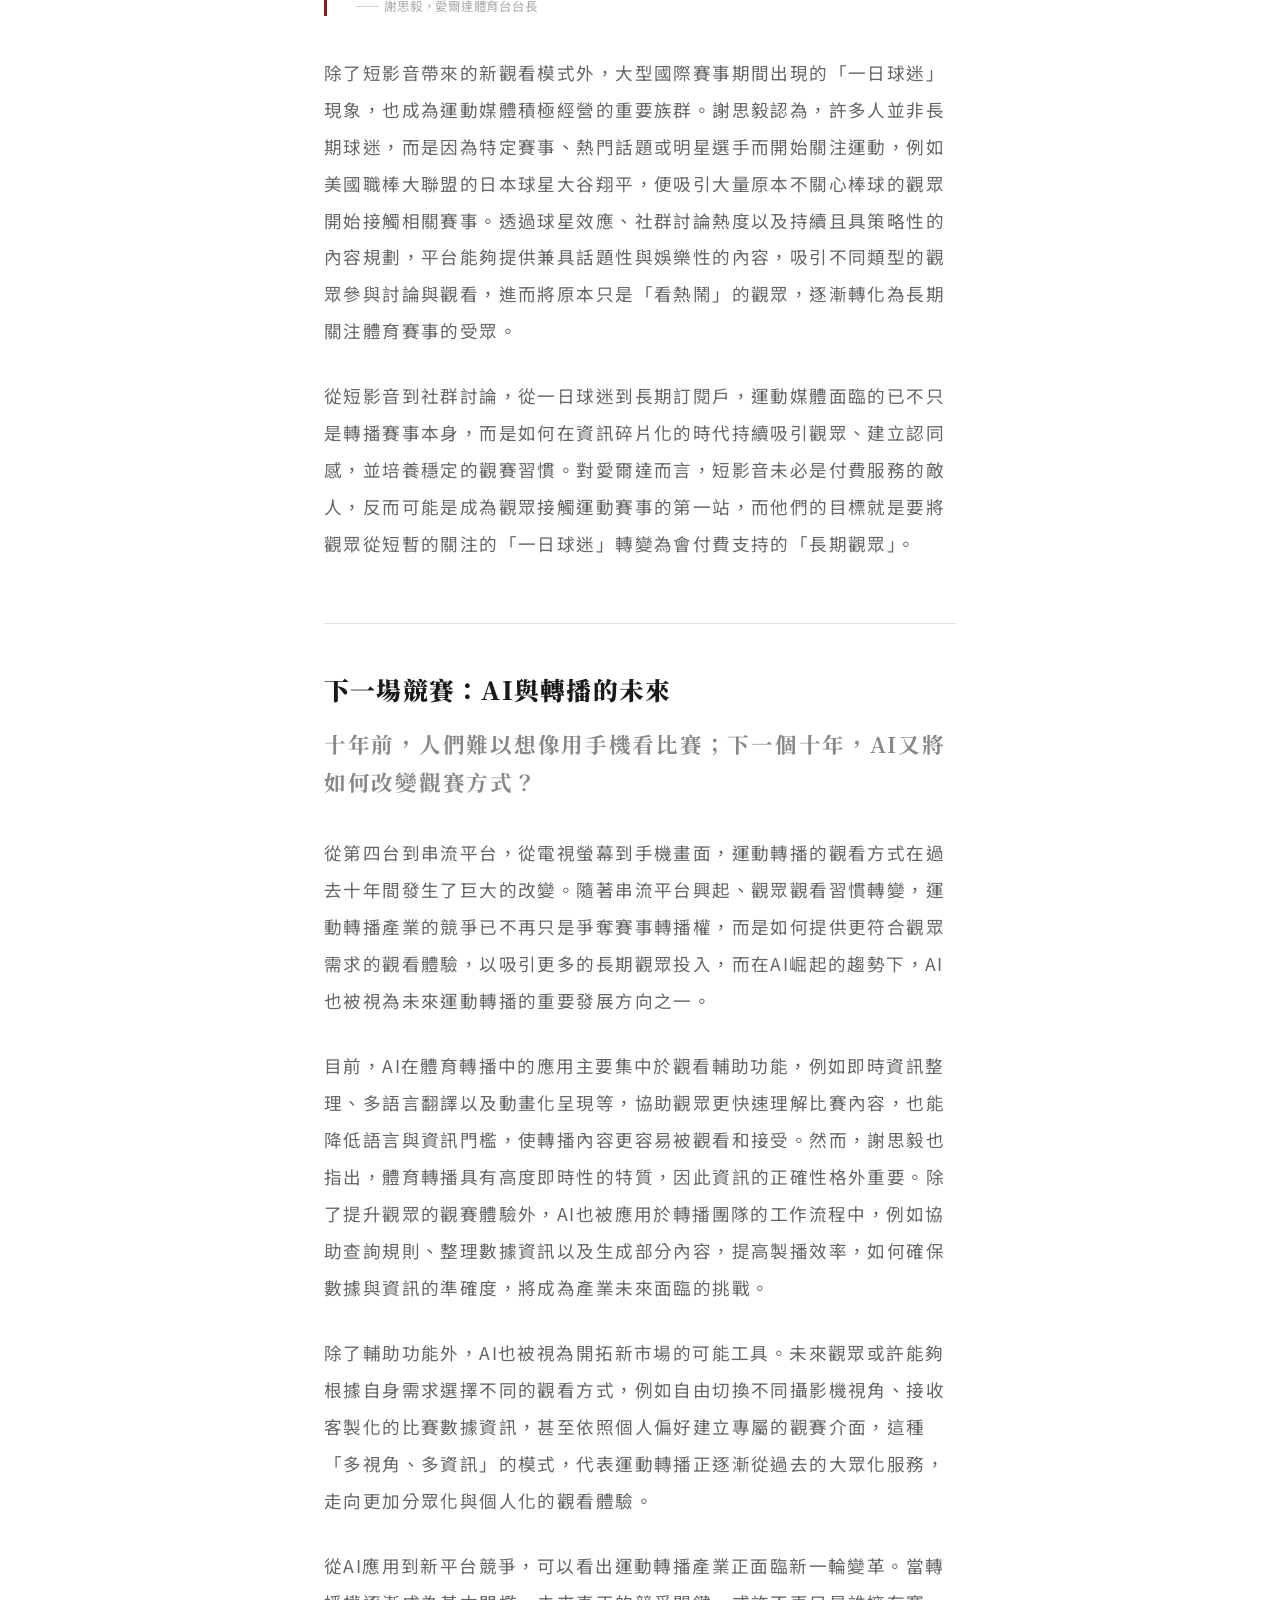
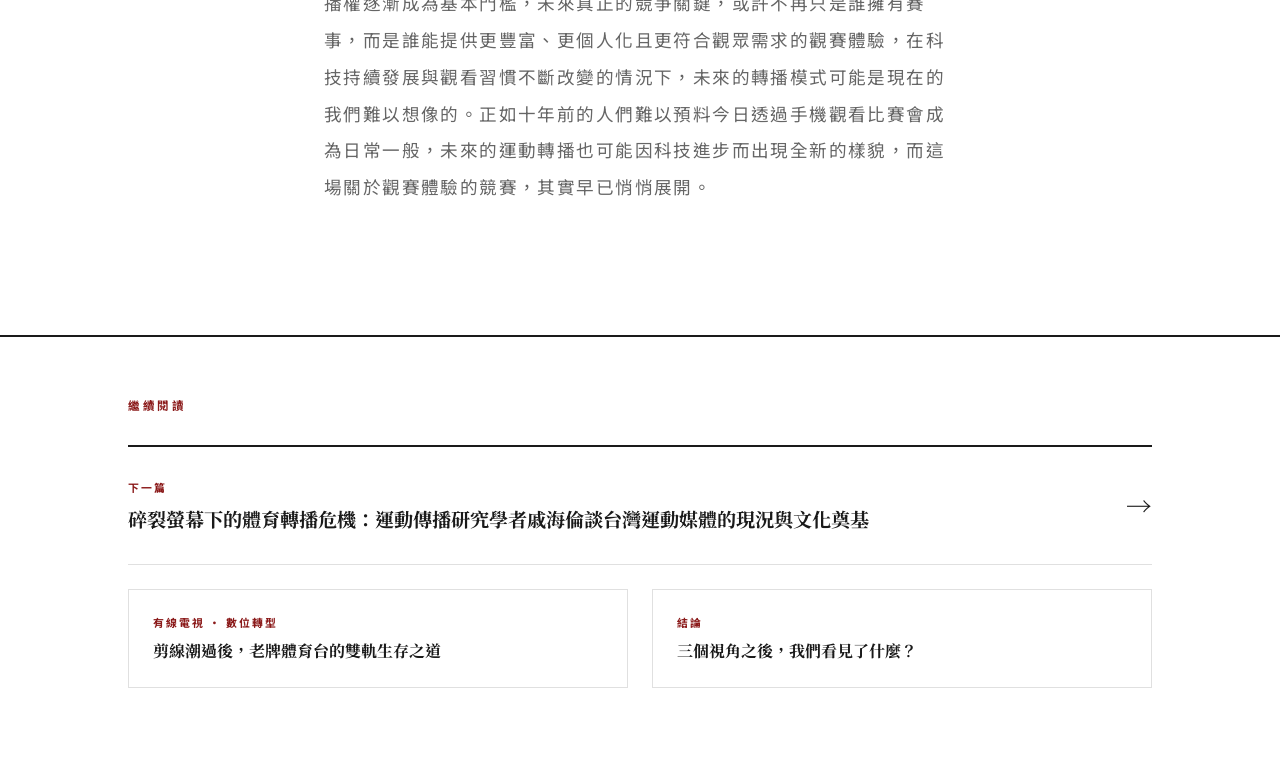
<file: article2.html>
<!DOCTYPE html>
<html lang="zh-TW">
<head>
  <meta charset="UTF-8">
  <meta name="viewport" content="width=device-width, initial-scale=1.0">
  <title>走出「第四台」框架，建立帶狀體育生態系的跨界賽局 — 深度報導</title>
  <meta name="description" content="從客服中心到插畫產業，生成式 AI 如何改變工人的日常，那些被「效率提升」的人們說了什麼。">
  <link rel="stylesheet" href="css/style.css">
  <link rel="stylesheet" href="css/article.css?v=2">
</head>
<body>

  <div class="reading-progress" role="progressbar" aria-label="閱讀進度" aria-valuemin="0" aria-valuemax="100"></div>
  <div class="back-nav" aria-hidden="true">
    <button class="back-nav__btn" title="回到頂部">↑</button>
  </div>

  <nav class="site-nav" role="navigation">
    <a class="nav-logo" href="index.html">深度報導</a>
    <ul class="nav-links">
      <li><a href="index.html">← 回首頁</a></li>
      <li><a href="article3.html">下一篇</a></li>
    </ul>
  </nav>

  <!-- HERO -->
  <section class="article-hero" aria-label="文章封面">
    <div class="article-hero__bg" style="
      background-image: url('images/article2-cover.jpg');
      background-color: #0f1e30;
    "></div>
    <div class="article-hero__overlay"></div>
    <div class="article-hero__content">
      <span class="article-hero__category">報導2</span>
      <h1 class="article-hero__title">
        走出「第四台」框架，<br>建立帶狀體育生態系的跨界賽局
      </h1>
      <p class="article-hero__subtitle">
       國際權利金動輒天價，這家跳脫有線電視框架的體育媒體，如何建立屬於自己的特殊規則？

      </p>
    </div>
  </section>

  <!-- META BAR -->
  <div class="article-meta-bar">
    <div class="meta-author">
      <div>
        <div class="meta-author__name">林宇喬、周依柔</div>
        <div class="meta-author__role">文字</div>
      </div>
    </div>
    <div class="meta-info">
      <span>2026 年 6 月 3 日</span>
      <span class="meta-info__separator">|</span>
      <span>預計閱讀 15 分鐘</span>
    </div>
    <div class="meta-tags">
      <span class="tag">體育媒體</span>
      <span class="tag">帶狀體育生態系</span>
      <span class="tag">賽事公益性與商業平衡</span>
    </div>
  </div>

  <!-- BODY -->
  <main class="article-body">

    <p class="lead reveal">
      在台灣傳統體育媒體中，愛爾達是一特別的存在。它拿著國家核發、位階與有線電視完全相同的電視台執照，卻不將自己陷於「第四台」的類比框架中。
    </p>

    <p class="reveal">
      不甘於傳統框架的前瞻性，讓愛爾達在台灣狹小的市場中，走出了一條截然不同的生存模式。面對近年動輒天價的權利金，愛爾達不再沿用有線電視時代的舊思維，而是站在數位轉型的浪頭上，在商業生存、轉播模式改變以及賽事推廣等面向間，重塑遊戲規則。
    </p>

    <h2 class="reveal">當國際賽事組織在「錢」以外打分數</h2>

    <p class="reveal">
      從亞運、奧運、FIFA世界盃足球賽，再到WBC等國際頂級頂尖賽事，近年來台灣的總代理權幾乎全被愛爾達（ELTA）一手囊括。在大型國際賽事的轉播權爭奪中，高昂權利金是用錢砸出來的入場券，卻不是唯一的決定性指標。如國際奧林匹克委員會（IOC）與國際足球總會（FIFA）等組織，在評估當地的總代理權與轉播權時，更看重的是三個核心指標：媒體未來性、製播規模能力，以及例行賽事的深耕程度。
    </p>

    <p class="reveal">
      這也解釋了為什麼在2008年，愛爾達能取得全世界第一張新媒體的奧運轉播執照。在那個連智慧型手機都尚未普及，大家難以想像用隨身產品收看體育轉播的年代，國際奧委會早已開始布局未來觀眾收看趨勢，它們渴望創新轉播、商業模式，或是有新媒體媒介運用於國際賽事轉播中，以擴大收視覆蓋率，而愛爾達在技術上選用IPTV，網路傳輸的擴張性與可變性，恰好與國際奧委會對「媒體未來性」的想像不謀而合。如今，當網路收看已成大眾剛需，愛爾達當年的前瞻成為今日穩坐總代理的底氣。
    </p>

    <p class="reveal">
      此外，奧運等大型國際賽事追求「運動平權」，力求讓不同運動項目都有露出機會。傳統電視台受限於頻道的物理限制（通常僅有2到3個頻道），勢必無法兼顧冷熱門賽事。
    </p>

    <blockquote class="reveal">
      <p>「愛爾達最簡單的方式，就是向國際奧委會承諾：一屆奧運將近 400 面金牌，我們全部播得到。」</p>
      <cite>—— 謝思毅，愛爾達體育台台長</cite>
    </blockquote>

    <p class="reveal">
      愛爾達一口氣申設了體育一台到四台共四個頻道，加上使用網路寬頻，打破頻道限制，保證所有精彩賽事的播出，更提供給觀眾多元選擇。
    </p>

    <h2 class="reveal">拒絕大拜拜：「帶狀」生態系對抗串流巨頭的「塊狀」行銷</h2>

    <p class="reveal">
      然而，就算擁有平台與技術，若平時不燒香，大賽來時也只能趕鴨子上架。愛爾達最大的差異與優勢，在於它將體育轉播視為一個完整的生態系，而非四年一次的「大拜拜」。
    </p>

    <p class="reveal">
      愛爾達以專業體育台作為營運方針，平時高度關注各式運動項目，並轉播桌球、羽球、田徑等世界巡迴賽。而這些例行賽事，本質上便是奧運的資格賽。從資格賽一路到奧運殿堂，愛爾達掌握賽事的關鍵性與連續性，形成完整的轉播生態系，也使國際奧委會更放心將轉播權交至他們手中。
    </p>

    <p class="reveal">
      也因此，儘管如今跨國數位巨頭開始布局體育轉播，愛爾達仍氣定神閒。以影視起家的串流巨頭（如Netflix、Disney+等）多半將運動賽事作為一部「劇集」進行塊狀行銷；而愛爾達以一年 365 天、天天都有賽事要製播的帶狀經營模式，長期深耕、建立雅俗共賞的體育生態，正是如今各式OTT興起下，仍無法被取代的選擇。
    </p>

    <h2 class="reveal">健保與單人套房的兩難：利益下的公共收視權拉扯</h2>

    <p class="reveal">
      平台化的擴張帶來全播出的可能，卻也使結構性矛盾浮出檯面。每逢大型國際賽事舉辦期間，社會上時常出現關於「觀看權利」與「免費門檻」的討論，對於電視台而言，這是一場高昂權利金的成本與賽事公益性之間的拉扯。
    </p>

    <p class="reveal">
      奧運如今之所以能擁有如此龐大的規模，正是源於它高度商業化的運作，這也使得國際轉播權利金在近年動輒天價。「很多東西都是用錢砸出來的。」謝思毅指出，運動比賽一旦進入到職業化，本身就是一門生意。回溯 1984 年的洛杉磯奧運，正是因成功引入商業化模式，才使主辦方有能力支撐後續選手的出場費用與獎金。如今無論是場館建造、運動員的待遇，或是高規格的參賽品質與後勤團隊，這些背後龐大的財務支持，很大一部分都仰賴於電視轉播權利金的支撐。也使電視台陷於成本與公共利益的兩難之中。
    </p>

    <p class="reveal">
      許多人會以國外的國家電視台轉播為例，但實際上，國外的公共模式與台灣「看公視不用錢」的環境截然不同。無論是日本 NHK 或英國 BBC ，民眾每年都必須強制繳納台幣六千到八千元的電視執照費，近乎是一種以「徵稅」形式運作的強制付費；相較之下，臺灣觀眾看愛爾達一年才兩千元，更多人習慣的，則是每個月五百元的有線電視。
    </p>

    <p class="reveal">
      臺灣市場狹小，卻要博奕國際天價版權與權利金，再加上大眾所討論的「公益觀看權利」，無疑是棘手的難題。謝思毅分享，不可否認奧運確實有公益性存在之必要，因此作為總代理，愛爾達藉由轉播權分配，致力於公益性與商業化間取得平衡。
    </p>

    <blockquote class="reveal">
      <p>「這有點像健保，政府只保你最基本的健康權益，等到你個人要住單人套房時，怎麼可能用健保的費用去支付？所以講到最後，都還是分配的問題。」</p>
      <cite>—— 謝思毅，愛爾達體育台台長</cite>
    </blockquote>

    <p class="reveal">
      在愛爾達的分權架構中，無線電視台扮演保障大眾基本觀看權利的「全民健保」。大型國際賽事中，真正能觸動全體共鳴、具有高度公益性的，多半是臺灣選手出賽的賽事。因此在愛爾達提供的轉播時數中，若無線電視台仔細挑選，多半能完整覆蓋臺灣健兒的出賽時段，保障各種觀眾都能藉此看見臺灣國手出賽，完成大型賽事所追求的運動平權公益使命。
    </p>

      <figure class="reveal" style="margin: 2em 0; text-align: center;">
      <img src="images/elta-data.jpg" alt="愛爾達數據" loading="lazy" style="width: 100%; height: auto; display: inline-block;">
      <figcaption style="font-family:var(--sans); font-size:0.75rem; color:var(--light); margin-top:10px;">資料來源：凱絡媒體週報（2024/09/13）</figcaption>
    </figure>

    <p class="reveal">
      而與有線電視的合作，則更偏向於單純地商業往來。但愛爾達在挑選策略夥伴時，仍會配合國際的大方向跟政策。如將賽事授權予東森這類新聞台，其本質雖非體育台，卻有高度曝光率。對於平時習慣定頻在新聞頻道的長輩而言，大比賽在新聞台播出反而發揮極高的曝光與傳播特色，不僅在商業合作上達成雙贏，也未違背大型賽事要覆蓋率普及的精神。
    </p>

    <p class="reveal">
      然而，作為總代理，不論授權多少權利出去，愛爾達始終將最完整、全賽事轉播的「單人房」留在自家平台，達成「差異化」效果。當無線與有線電視台受限於頻道數量與排播，必須捨棄部分賽事轉播，愛爾達卻能同時有多台播出，吸引觀眾前來觀看。這同時也促進提倡使用者付費制度，若是觀眾不滿足只看見台灣選手，想要看見更完整、更豐富的賽程，那就必須進入愛爾達的生態系，回歸使用者付費的理性市場機制。
    </p>

    <h2 class="reveal">演場會的暖場歌手：「大帶小」的排播策略</h2>

    <p class="reveal">
      當掌握多項賽事轉播權、致力經營賽事生態系，手握多個頻道的愛爾達也面臨新問題：如何界定那些對於台灣觀眾而言，極其冷門或小眾的賽事？在公司的長期發展中，這些內容該放在什麼位置？
    </p>

    <p class="reveal">
      數位化時代，數據反饋既快又精準，今日節目播完，隔日便能大致知道收看人數與觀眾輪廓。謝思毅直言，作為一家必須自負盈虧的上市商業電視台，挑選賽事的基本原則，仍是以受眾最廣、觀看人數最多的熱門賽事為主，不可能為了少數精采但小眾的比賽，犧牲大眾的收視權利。但愛爾達的多頻道優勢，不僅能兼顧更多觀眾的需求，也使他們在排播下有更多彈性，並採用「主軸帶副軸、以大帶小」的策略。
    </p>

    <p class="reveal">
      這種操作方式，就像去聽一個天團的演唱會，開場前總會有一些大眾還不太熟悉的暖場歌手。大賽的曝光度高，愛爾達以此作為火車頭，順勢將小的項目帶入觀眾視野。因為這些在臺灣相較冷門的賽事同樣具有價值，而透過大帶小的排播機制，給了小眾賽事一個被看見、甚至轉化為大眾熱門的機會。
    </p>

    <p class="reveal">
      這些所謂冷門賽事的觀眾，儘管在傳統電視機前不活躍，卻在網路上高度黏著，與愛爾達高度活躍於網路的品牌個性不謀而合。因此，愛爾達在排播時，也會選擇將這些非熱門的賽事靈活配置於網路頻道，精準服務這群分眾受眾。
    </p>

    <p class="reveal">
      然而，謝思毅也坦言，作為商業電視台，現階段不可能投入龐大的人力物力做完全沒有收益的事情。因此在理想與現實、商業營收與運動推廣之間，拿捏的尺度便是做到讓八至九成的人滿意。這套在數據大盤下靈活調度的排播哲學，不僅涵蓋以效率和成本控制為前提的商業精算，也為小眾賽事提供分眾空間，悄悄重塑了新一代觀眾的收視基因。
    </p>

    <h2 class="reveal">從免費觀看到付費訂閱：運動媒體的受眾經營</h2>

    <p class="reveal">
      從守在電視機前等待開賽，到滑著手機觀看精華片段，運動賽事的觀看方式正在改變。對年輕世代而言，社群貼文、短影音與即時討論比完整轉播更容易接觸，如何將短暫的瀏覽與討論轉化為長期觀看，甚至進一步成為付費觀眾，也成為運動媒體的重要經營方向。
    </p>

    <p class="reveal">
      謝思毅認為，體育轉播具有一定程度的「剛性需求」，許多國際賽事或職業賽事並非所有觀眾都有機會親臨現場，因此轉播仍是接觸比賽最重要的管道之一。近年來，隨著觀眾逐漸建立收看正版內容的習慣，以及對平台與品牌的認同提升，付費觀看體育賽事也開始成為較穩定的消費模式。
    </p>

    <p class="reveal">
      在觀眾結構方面，原本就關注運動賽事的觀眾投入程度持續增加，而平時較少接觸運動的人，則可能透過大型國際賽事或具高度話題性的賽事開始關注體育內容。因此，平台持續推廣運動賽事、擴大觀眾基礎外，希望逐步建立使用者付費的市場文化，並透過長期經營累積觀眾對品牌的認同感，進而提升付費意願。
    </p>

    <blockquote class="reveal">
      <p>「可是你不經營的話就不會成功，其實就是這麼浪漫而已啊。」</p>
      <cite>—— 謝思毅，愛爾達體育台台長</cite>
    </blockquote>

    <p class="reveal">
      另外，謝思毅也分享，愛爾達內部有一群特別熱愛足球的人，即使歐洲足球賽事多半在台灣深夜甚至凌晨進行，收視規模也無法與棒球或籃球相比，但團隊仍堅持投入相關轉播。原因僅僅是個浪漫簡單的理由——因為他們喜歡這項運動，也希望喜歡足球的人能有地方看球，同時讓更多觀眾有機會認識足球。或許從商業角度來看，這未必是最有效率的選擇，但對運動媒體而言，除了追求收視與訂閱數字之外，推廣運動本身也是其存在的重要價值之一。
    </p>

    <h2 class="reveal">將30秒精華當做入口，將一日球迷轉化為長期觀眾</h2>

    <p class="reveal">
      不過，在短影音盛行的時代，免費內容與付費服務之間的界線也變得更加模糊，而愛爾達傾向將其定位為品牌經營與行銷的重要工具，透過內容價值與經營效益之間取得平衡，免費釋出部分精華內容，不僅能讓觀眾快速接觸賽事，也能提高品牌曝光度，達成推廣運動與品牌行銷的效果，使原本不關注體育賽事的民眾認識平台並建立印象。
    </p>

    <blockquote class="reveal">
      <p>「看熱鬧的觀眾非常多啊，那怎麼樣讓體育賽事看起來乒乒乓乓的？這就是我們在做的事情。」</p>
      <cite>—— 謝思毅，愛爾達體育台台長</cite>
    </blockquote>

    <p class="reveal">
      除了短影音帶來的新觀看模式外，大型國際賽事期間出現的「一日球迷」現象，也成為運動媒體積極經營的重要族群。謝思毅認為，許多人並非長期球迷，而是因為特定賽事、熱門話題或明星選手而開始關注運動，例如美國職棒大聯盟的日本球星大谷翔平，便吸引大量原本不關心棒球的觀眾開始接觸相關賽事。透過球星效應、社群討論熱度以及持續且具策略性的內容規劃，平台能夠提供兼具話題性與娛樂性的內容，吸引不同類型的觀眾參與討論與觀看，進而將原本只是「看熱鬧」的觀眾，逐漸轉化為長期關注體育賽事的受眾。
    </p>

    <p class="reveal">
      從短影音到社群討論，從一日球迷到長期訂閱戶，運動媒體面臨的已不只是轉播賽事本身，而是如何在資訊碎片化的時代持續吸引觀眾、建立認同感，並培養穩定的觀賽習慣。對愛爾達而言，短影音未必是付費服務的敵人，反而可能是成為觀眾接觸運動賽事的第一站，而他們的目標就是要將觀眾從短暫的關注的「一日球迷」轉變為會付費支持的「長期觀眾」。
    </p>

    <h2 class="reveal">下一場競賽：AI與轉播的未來</h2>

    <p class="lead reveal">
      十年前，人們難以想像用手機看比賽；下一個十年，AI又將如何改變觀賽方式？
    </p>

    <p class="reveal">
      從第四台到串流平台，從電視螢幕到手機畫面，運動轉播的觀看方式在過去十年間發生了巨大的改變。隨著串流平台興起、觀眾觀看習慣轉變，運動轉播產業的競爭已不再只是爭奪賽事轉播權，而是如何提供更符合觀眾需求的觀看體驗，以吸引更多的長期觀眾投入，而在AI崛起的趨勢下，AI也被視為未來運動轉播的重要發展方向之一。
    </p>

    <p class="reveal">
      目前，AI在體育轉播中的應用主要集中於觀看輔助功能，例如即時資訊整理、多語言翻譯以及動畫化呈現等，協助觀眾更快速理解比賽內容，也能降低語言與資訊門檻，使轉播內容更容易被觀看和接受。然而，謝思毅也指出，體育轉播具有高度即時性的特質，因此資訊的正確性格外重要。除了提升觀眾的觀賽體驗外，AI也被應用於轉播團隊的工作流程中，例如協助查詢規則、整理數據資訊以及生成部分內容，提高製播效率，如何確保數據與資訊的準確度，將成為產業未來面臨的挑戰。
    </p>

    <p class="reveal">
      除了輔助功能外，AI也被視為開拓新市場的可能工具。未來觀眾或許能夠根據自身需求選擇不同的觀看方式，例如自由切換不同攝影機視角、接收客製化的比賽數據資訊，甚至依照個人偏好建立專屬的觀賽介面，這種「多視角、多資訊」的模式，代表運動轉播正逐漸從過去的大眾化服務，走向更加分眾化與個人化的觀看體驗。
    </p>

    <p class="reveal">
      從AI應用到新平台競爭，可以看出運動轉播產業正面臨新一輪變革。當轉播權逐漸成為基本門檻，未來真正的競爭關鍵，或許不再只是誰擁有賽事，而是誰能提供更豐富、更個人化且更符合觀眾需求的觀賽體驗，在科技持續發展與觀看習慣不斷改變的情況下，未來的轉播模式可能是現在的我們難以想像的。正如十年前的人們難以預料今日透過手機觀看比賽會成為日常一般，未來的運動轉播也可能因科技進步而出現全新的樣貌，而這場關於觀賽體驗的競賽，其實早已悄悄展開。
    </p>

  </main>

  <!-- CONTINUE READING -->
  <footer class="article-footer">
    <div class="article-footer__label">繼續閱讀</div>
    <a class="next-card" href="article3.html">
      <div class="next-card__body">
        <div class="next-card__label">下一篇</div>
        <div class="next-card__title">碎裂螢幕下的體育轉播危機：運動傳播研究學者戚海倫談台灣運動媒體的現況與文化奠基</div>
      </div>
      <span class="next-card__arrow">→</span>
    </a>
    <div class="related-grid" style="margin-top:24px;">
      <a class="related-card" href="article1.html">
        <div class="related-card__category">有線電視 · 數位轉型</div>
        <div class="related-card__title">剪線潮過後，老牌體育台的雙軌生存之道</div>
      </a>
      <a class="related-card" href="conclusion.html">
        <div class="related-card__category">結論</div>
        <div class="related-card__title">三個視角之後，我們看見了什麼？</div>
      </a>
    </div>
  </footer>

  <script src="js/article.js"></script>
</body>
</html>
</file>
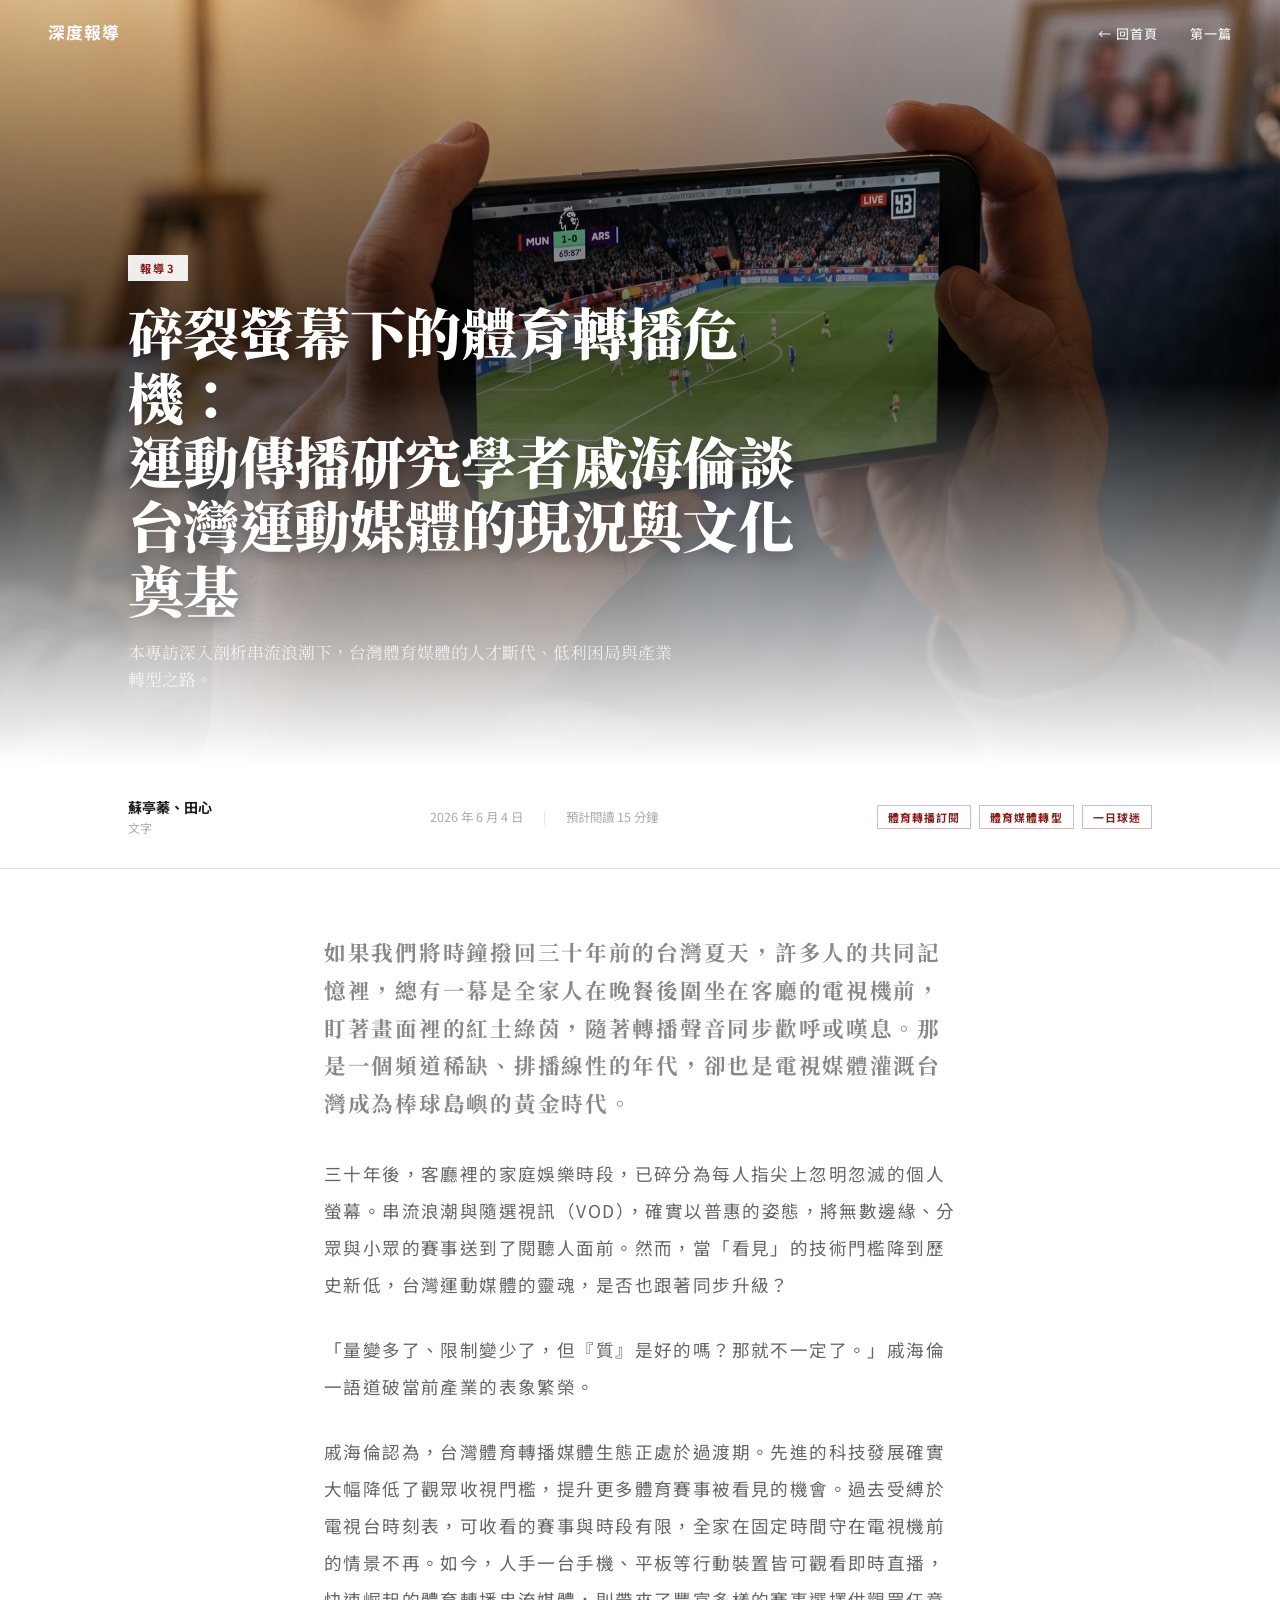
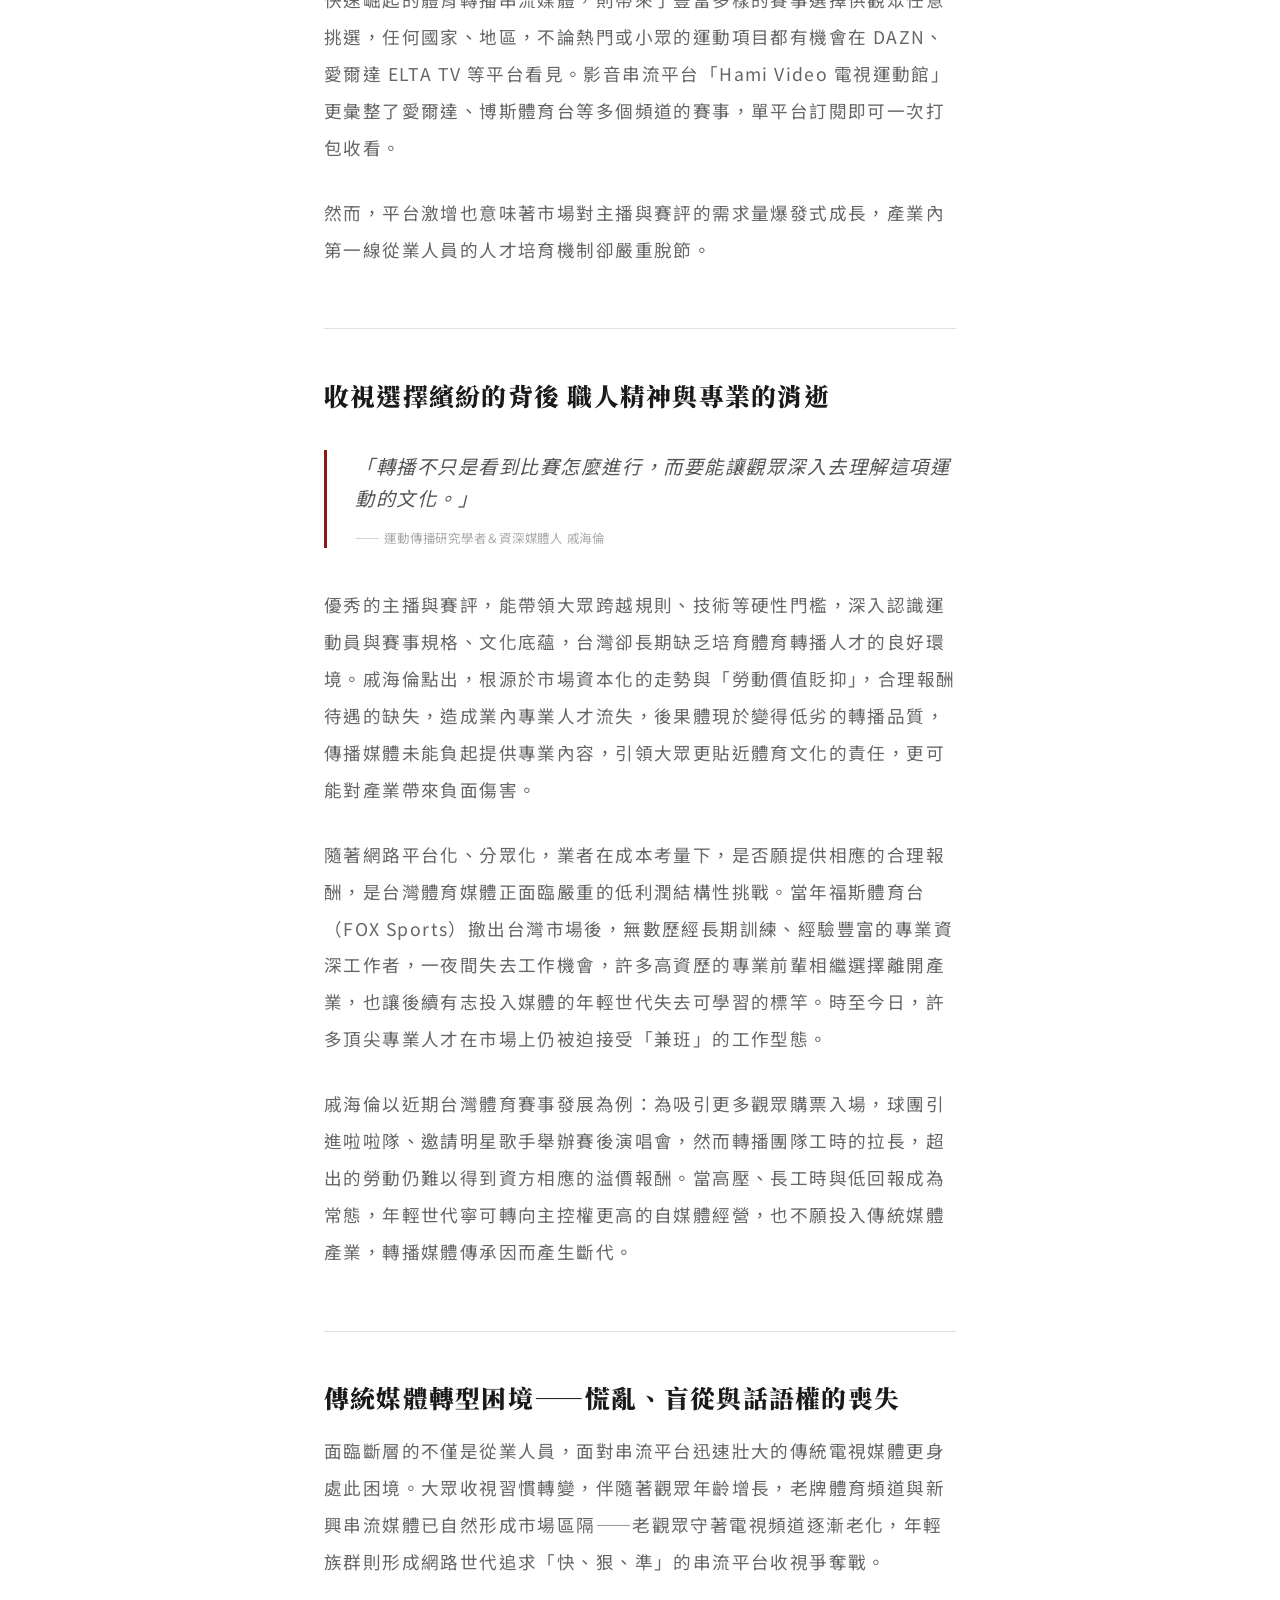
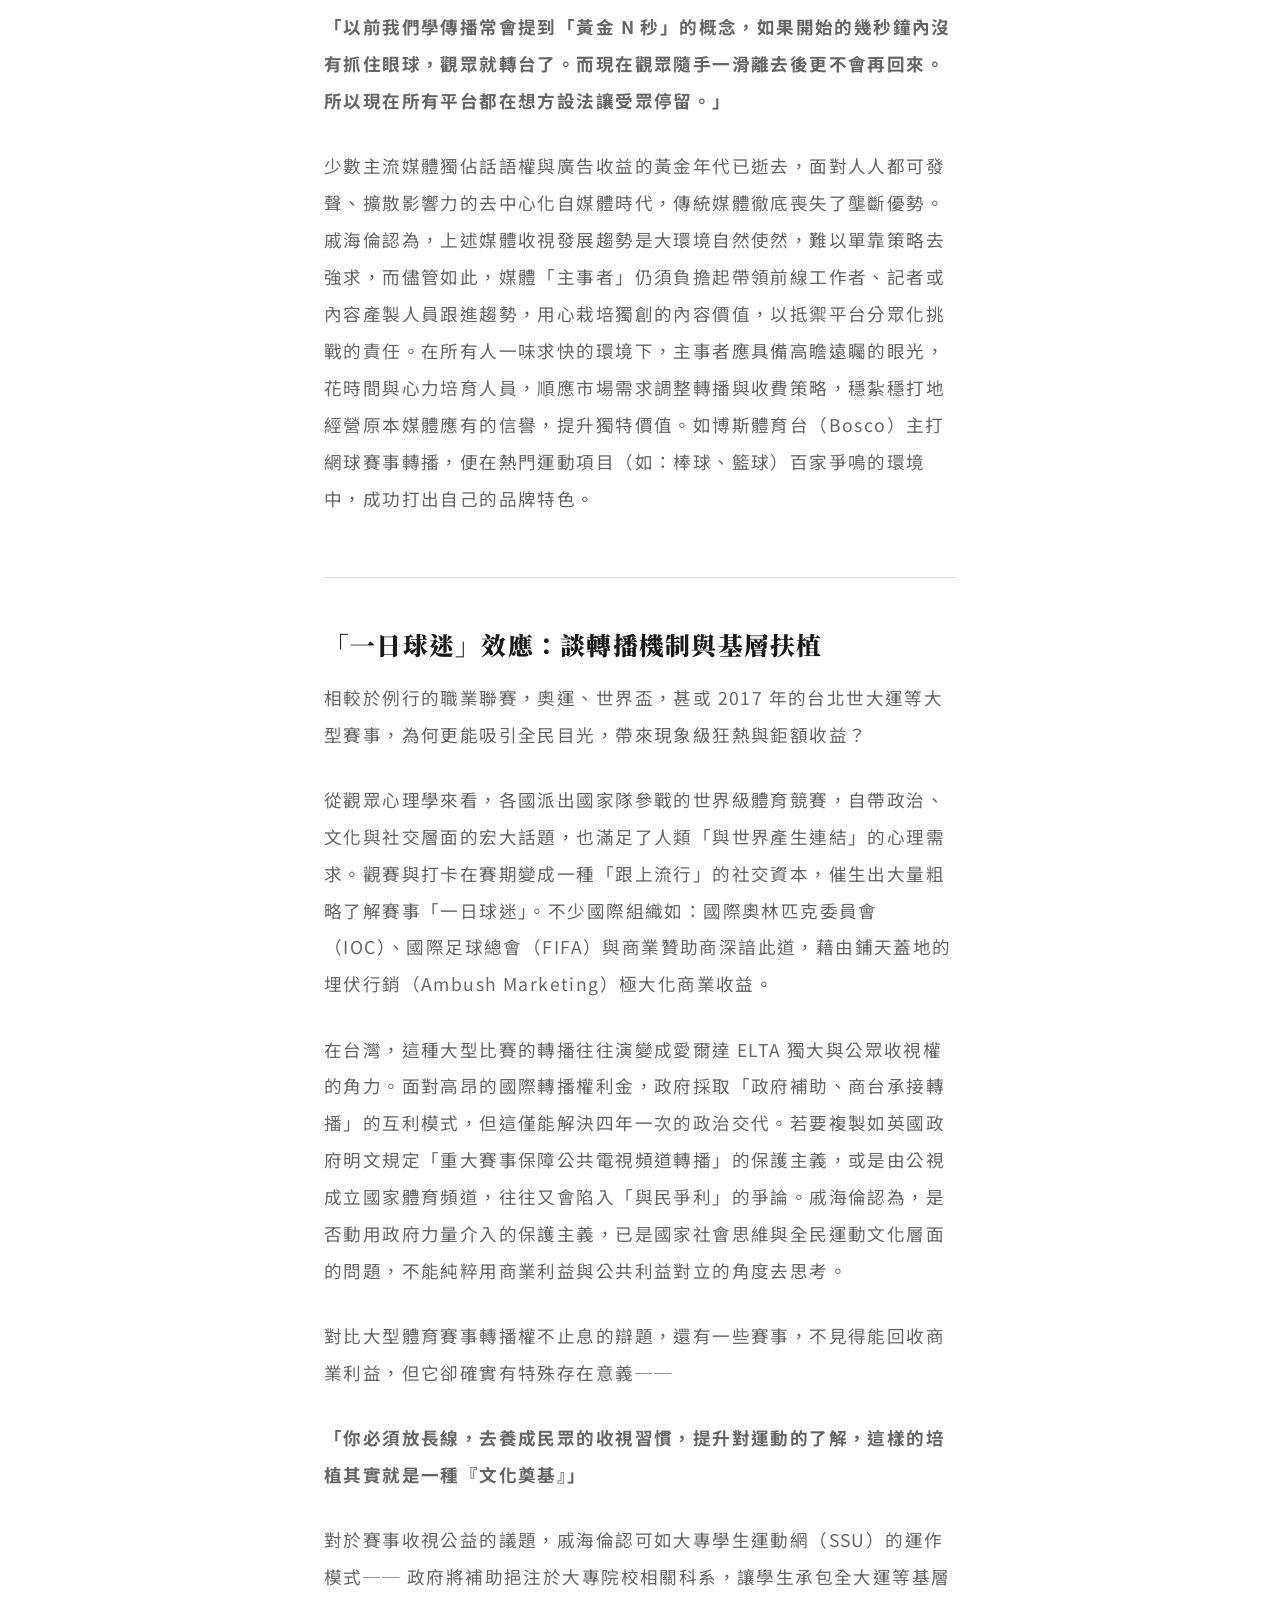
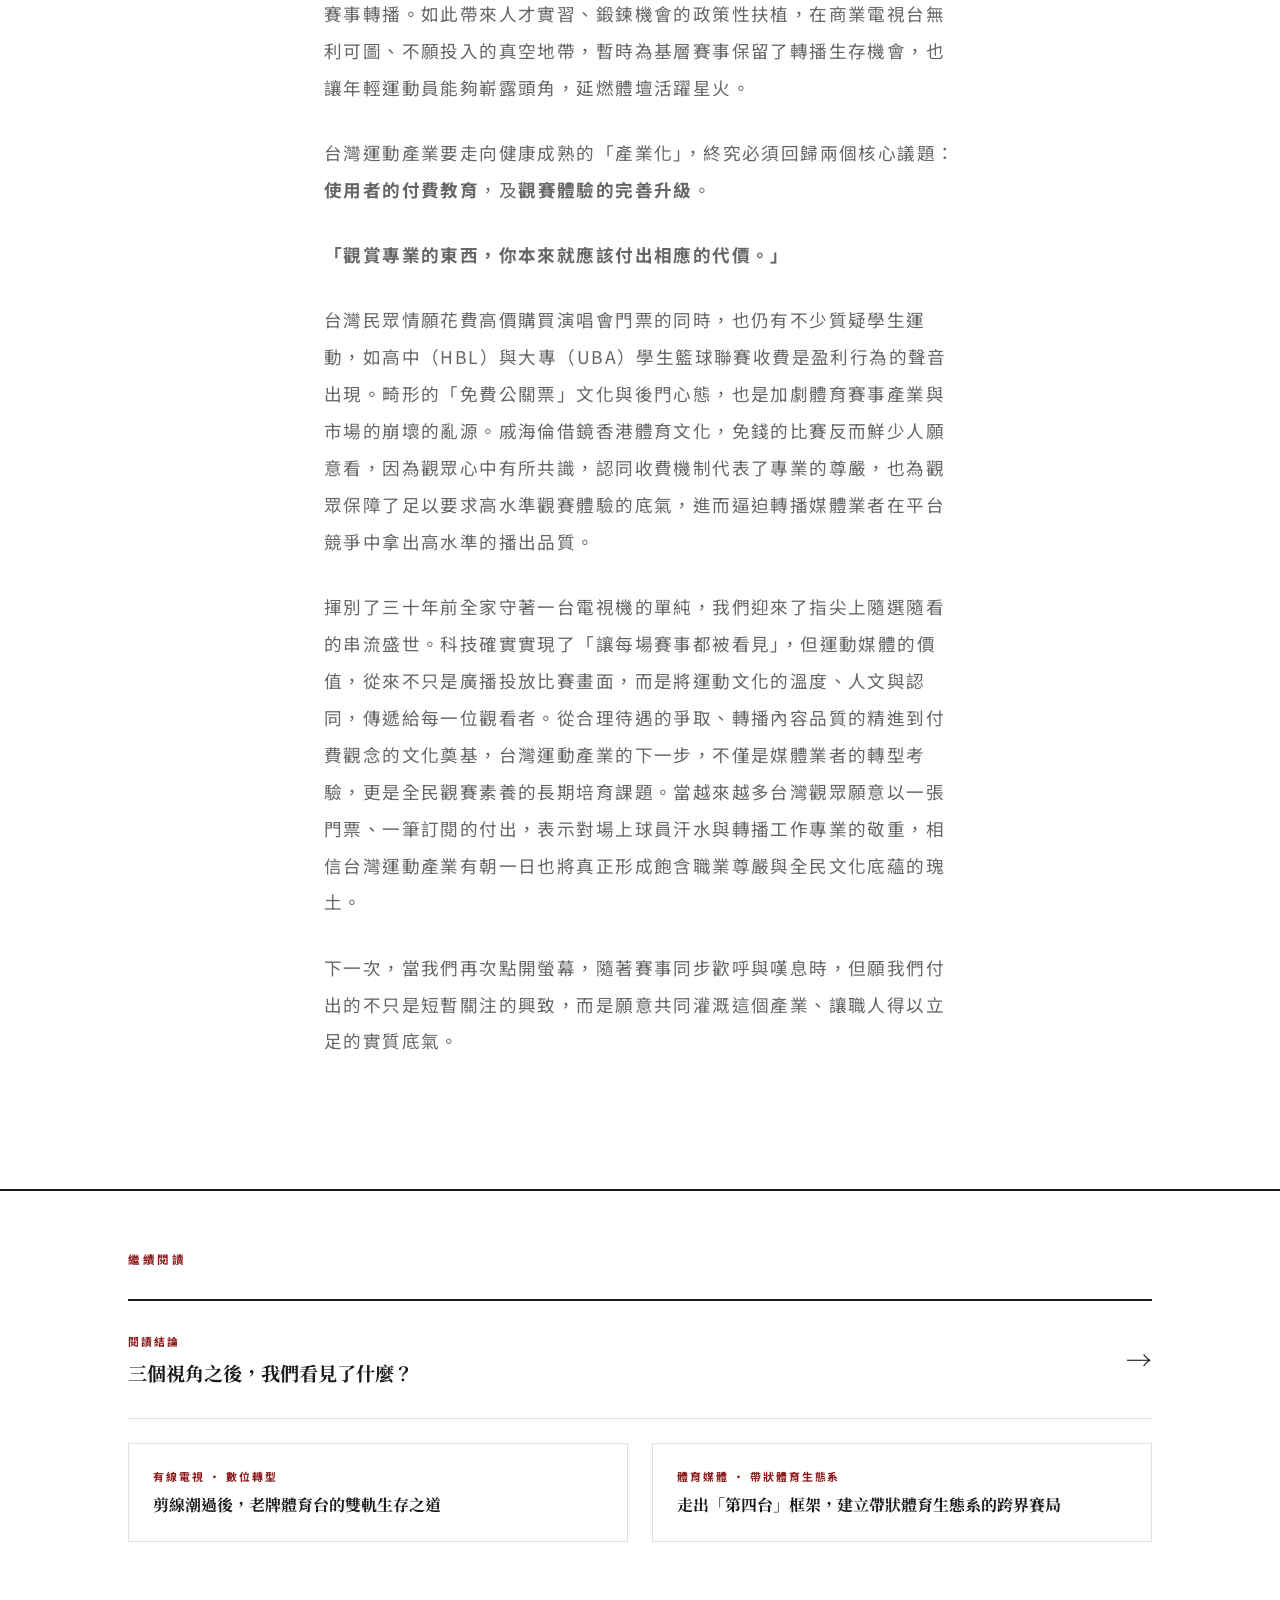
<file: article3.html>
<!DOCTYPE html>
<html lang="zh-TW">
<head>
  <meta charset="UTF-8">
  <meta name="viewport" content="width=device-width, initial-scale=1.0">
  <title>碎裂螢幕下的體育轉播危機：運動傳播研究學者戚海倫談台灣運動媒體的現況與文化奠基 — 深度報導</title>
  <meta name="description" content="都市更新讓老舊街區面貌煥然一新，卻也讓長居於此的人們悄悄消失。追蹤那些在整建過程中被噤聲的居民。">
  <link rel="stylesheet" href="css/style.css">
  <link rel="stylesheet" href="css/article.css?v=2">
</head>
<body>

  <div class="reading-progress" role="progressbar" aria-label="閱讀進度" aria-valuemin="0" aria-valuemax="100"></div>
  <div class="back-nav" aria-hidden="true">
    <button class="back-nav__btn" title="回到頂部">↑</button>
  </div>

  <nav class="site-nav" role="navigation">
    <a class="nav-logo" href="index.html">深度報導</a>
    <ul class="nav-links">
      <li><a href="index.html">← 回首頁</a></li>
      <li><a href="article1.html">第一篇</a></li>
    </ul>
  </nav>

  <!-- HERO -->
  <section class="article-hero" aria-label="文章封面">
    <div class="article-hero__bg" style="
      background-image: url('images/article3-cover.png');
      background-color: #241a10;
    "></div>
    <div class="article-hero__overlay"></div>
    <div class="article-hero__content">
      <span class="article-hero__category">報導3</span>
      <h1 class="article-hero__title">
        碎裂螢幕下的體育轉播危機：<br>運動傳播研究學者戚海倫談台灣運動媒體的現況與文化奠基
      </h1>
      <p class="article-hero__subtitle">
        本專訪深入剖析串流浪潮下，台灣體育媒體的人才斷代、低利困局與產業轉型之路。
      </p>
    </div>
  </section>

  <!-- META BAR -->
  <div class="article-meta-bar">
    <div class="meta-author">
      <div>
        <div class="meta-author__name">蘇亭蓁、田心</div>
        <div class="meta-author__role">文字</div>
      </div>
    </div>
    <div class="meta-info">
      <span>2026 年 6 月 4 日</span>
      <span class="meta-info__separator">|</span>
      <span>預計閱讀 15 分鐘</span>
    </div>
    <div class="meta-tags">
      <span class="tag">體育轉播訂閱</span>
      <span class="tag">體育媒體轉型</span>
      <span class="tag">一日球迷</span>
    </div>
  </div>

  <!-- BODY -->
  <main class="article-body">

    <p class="lead reveal">
      如果我們將時鐘撥回三十年前的台灣夏天，許多人的共同記憶裡，總有一幕是全家人在晚餐後圍坐在客廳的電視機前，盯著畫面裡的紅土綠茵，隨著轉播聲音同步歡呼或嘆息。那是一個頻道稀缺、排播線性的年代，卻也是電視媒體灌溉台灣成為棒球島嶼的黃金時代。
    </p>

    <p class="reveal">
      三十年後，客廳裡的家庭娛樂時段，已碎分為每人指尖上忽明忽滅的個人螢幕。串流浪潮與隨選視訊（VOD），確實以普惠的姿態，將無數邊緣、分眾與小眾的賽事送到了閱聽人面前。然而，當「看見」的技術門檻降到歷史新低，台灣運動媒體的靈魂，是否也跟著同步升級？
    </p>

    <p class="reveal">
      「量變多了、限制變少了，但『質』是好的嗎？那就不一定了。」戚海倫一語道破當前產業的表象繁榮。
    </p>

    <p class="reveal">
      戚海倫認為，台灣體育轉播媒體生態正處於過渡期。先進的科技發展確實大幅降低了觀眾收視門檻，提升更多體育賽事被看見的機會。過去受縛於電視台時刻表，可收看的賽事與時段有限，全家在固定時間守在電視機前的情景不再。如今，人手一台手機、平板等行動裝置皆可觀看即時直播，快速崛起的體育轉播串流媒體，則帶來了豐富多樣的賽事選擇供觀眾任意挑選，任何國家、地區，不論熱門或小眾的運動項目都有機會在 DAZN、愛爾達 ELTA TV 等平台看見。影音串流平台「Hami Video 電視運動館」更彙整了愛爾達、博斯體育台等多個頻道的賽事，單平台訂閱即可一次打包收看。
    </p>

    <p class="reveal">
      然而，平台激增也意味著市場對主播與賽評的需求量爆發式成長，產業內第一線從業人員的人才培育機制卻嚴重脫節。
    </p>

    <h2 class="reveal">收視選擇繽紛的背後 職人精神與專業的消逝</h2>

  
    <blockquote class="reveal">
      <p>「轉播不只是看到比賽怎麼進行，而要能讓觀眾深入去理解這項運動的文化。」</p>
      <cite>—— 運動傳播研究學者＆資深媒體人 戚海倫</cite>
    </blockquote>

    <p class="reveal">
      優秀的主播與賽評，能帶領大眾跨越規則、技術等硬性門檻，深入認識運動員與賽事規格、文化底蘊，台灣卻長期缺乏培育體育轉播人才的良好環境。戚海倫點出，根源於市場資本化的走勢與「勞動價值貶抑」，合理報酬待遇的缺失，造成業內專業人才流失，後果體現於變得低劣的轉播品質，傳播媒體未能負起提供專業內容，引領大眾更貼近體育文化的責任，更可能對產業帶來負面傷害。
    </p>

    <p class="reveal">
      隨著網路平台化、分眾化，業者在成本考量下，是否願提供相應的合理報酬，是台灣體育媒體正面臨嚴重的低利潤結構性挑戰。當年福斯體育台（FOX Sports）撤出台灣市場後，無數歷經長期訓練、經驗豐富的專業資深工作者，一夜間失去工作機會，許多高資歷的專業前輩相繼選擇離開產業，也讓後續有志投入媒體的年輕世代失去可學習的標竿。時至今日，許多頂尖專業人才在市場上仍被迫接受「兼班」的工作型態。
    </p>

    <p class="reveal">
      戚海倫以近期台灣體育賽事發展為例：為吸引更多觀眾購票入場，球團引進啦啦隊、邀請明星歌手舉辦賽後演唱會，然而轉播團隊工時的拉長，超出的勞動仍難以得到資方相應的溢價報酬。當高壓、長工時與低回報成為常態，年輕世代寧可轉向主控權更高的自媒體經營，也不願投入傳統媒體產業，轉播媒體傳承因而產生斷代。
    </p>

    <h2 class="reveal">傳統媒體轉型困境——慌亂、盲從與話語權的喪失</h2>

    <p class="reveal">
      面臨斷層的不僅是從業人員，面對串流平台迅速壯大的傳統電視媒體更身處此困境。大眾收視習慣轉變，伴隨著觀眾年齡增長，老牌體育頻道與新興串流媒體已自然形成市場區隔——老觀眾守著電視頻道逐漸老化，年輕族群則形成網路世代追求「快、狠、準」的串流平台收視爭奪戰。
    </p>

 <p class="reveal"><strong>「以前我們學傳播常會提到「黃金 N 秒」的概念，如果開始的幾秒鐘內沒有抓住眼球，觀眾就轉台了。而現在觀眾隨手一滑離去後更不會再回來。所以現在所有平台都在想方設法讓受眾停留。」</strong>

 </p>


    
    <p class="reveal">
      少數主流媒體獨佔話語權與廣告收益的黃金年代已逝去，面對人人都可發聲、擴散影響力的去中心化自媒體時代，傳統媒體徹底喪失了壟斷優勢。戚海倫認為，上述媒體收視發展趨勢是大環境自然使然，難以單靠策略去強求，而儘管如此，媒體「主事者」仍須負擔起帶領前線工作者、記者或內容產製人員跟進趨勢，用心栽培獨創的內容價值，以抵禦平台分眾化挑戰的責任。在所有人一味求快的環境下，主事者應具備高瞻遠矚的眼光，花時間與心力培育人員，順應市場需求調整轉播與收費策略，穩紮穩打地經營原本媒體應有的信譽，提升獨特價值。如博斯體育台（Bosco）主打網球賽事轉播，便在熱門運動項目（如：棒球、籃球）百家爭鳴的環境中，成功打出自己的品牌特色。
    </p>

    <h2 class="reveal">「一日球迷」效應：談轉播機制與基層扶植</h2>

    <p class="reveal">
      相較於例行的職業聯賽，奧運、世界盃，甚或 2017 年的台北世大運等大型賽事，為何更能吸引全民目光，帶來現象級狂熱與鉅額收益？
    </p>

    <p class="reveal">
      從觀眾心理學來看，各國派出國家隊參戰的世界級體育競賽，自帶政治、文化與社交層面的宏大話題，也滿足了人類「與世界產生連結」的心理需求。觀賽與打卡在賽期變成一種「跟上流行」的社交資本，催生出大量粗略了解賽事「一日球迷」。不少國際組織如：國際奧林匹克委員會（IOC）、國際足球總會（FIFA）與商業贊助商深諳此道，藉由鋪天蓋地的埋伏行銷（Ambush Marketing）極大化商業收益。
    </p>

    <p class="reveal">
      在台灣，這種大型比賽的轉播往往演變成愛爾達 ELTA 獨大與公眾收視權的角力。面對高昂的國際轉播權利金，政府採取「政府補助、商台承接轉播」的互利模式，但這僅能解決四年一次的政治交代。若要複製如英國政府明文規定「重大賽事保障公共電視頻道轉播」的保護主義，或是由公視成立國家體育頻道，往往又會陷入「與民爭利」的爭論。戚海倫認為，是否動用政府力量介入的保護主義，已是國家社會思維與全民運動文化層面的問題，不能純粹用商業利益與公共利益對立的角度去思考。
    </p>

    <p class="reveal">
      對比大型體育賽事轉播權不止息的辯題，還有一些賽事，不見得能回收商業利益，但它卻確實有特殊存在意義──
    </p>

    <p class="reveal">
     <strong>「你必須放長線，去養成民眾的收視習慣，提升對運動的了解，這樣的培植其實就是一種『文化奠基』」</strong> 
    </p>

    <p class="reveal">
      對於賽事收視公益的議題，戚海倫認可如大專學生運動網（SSU）的運作模式── 政府將補助挹注於大專院校相關科系，讓學生承包全大運等基層賽事轉播。如此帶來人才實習、鍛鍊機會的政策性扶植，在商業電視台無利可圖、不願投入的真空地帶，暫時為基層賽事保留了轉播生存機會，也讓年輕運動員能夠嶄露頭角，延燃體壇活躍星火。
    </p>

    <p class="reveal">
      台灣運動產業要走向健康成熟的「產業化」，終究必須回歸兩個核心議題：<strong>使用者的付費教育</strong>，及<strong>觀賽體驗的完善升級</strong>。
    </p>

    <p class="reveal">
     <strong>「觀賞專業的東西，你本來就應該付出相應的代價。」</strong> 
    </p>

    <p class="reveal">
      台灣民眾情願花費高價購買演唱會門票的同時，也仍有不少質疑學生運動，如高中（HBL）與大專（UBA）學生籃球聯賽收費是盈利行為的聲音出現。畸形的「免費公關票」文化與後門心態，也是加劇體育賽事產業與市場的崩壞的亂源。戚海倫借鏡香港體育文化，免錢的比賽反而鮮少人願意看，因為觀眾心中有所共識，認同收費機制代表了專業的尊嚴，也為觀眾保障了足以要求高水準觀賽體驗的底氣，進而逼迫轉播媒體業者在平台競爭中拿出高水準的播出品質。
    </p>

    <p class="reveal">
      揮別了三十年前全家守著一台電視機的單純，我們迎來了指尖上隨選隨看的串流盛世。科技確實實現了「讓每場賽事都被看見」，但運動媒體的價值，從來不只是廣播投放比賽畫面，而是將運動文化的溫度、人文與認同，傳遞給每一位觀看者。從合理待遇的爭取、轉播內容品質的精進到付費觀念的文化奠基，台灣運動產業的下一步，不僅是媒體業者的轉型考驗，更是全民觀賽素養的長期培育課題。當越來越多台灣觀眾願意以一張門票、一筆訂閱的付出，表示對場上球員汗水與轉播工作專業的敬重，相信台灣運動產業有朝一日也將真正形成飽含職業尊嚴與全民文化底蘊的瑰土。
    </p>

    <p class="reveal">
      下一次，當我們再次點開螢幕，隨著賽事同步歡呼與嘆息時，但願我們付出的不只是短暫關注的興致，而是願意共同灌溉這個產業、讓職人得以立足的實質底氣。
    </p>

  </main>

  <!-- CONTINUE READING -->
  <footer class="article-footer">
    <div class="article-footer__label">繼續閱讀</div>
    <a class="next-card" href="conclusion.html">
      <div class="next-card__body">
        <div class="next-card__label">閱讀結論</div>
        <div class="next-card__title">三個視角之後，我們看見了什麼？</div>
      </div>
      <span class="next-card__arrow">→</span>
    </a>
    <div class="related-grid" style="margin-top:24px;">
      <a class="related-card" href="article1.html">
        <div class="related-card__category">有線電視 · 數位轉型</div>
        <div class="related-card__title">剪線潮過後，老牌體育台的雙軌生存之道</div>
      </a>
      <a class="related-card" href="article2.html">
        <div class="related-card__category">體育媒體 · 帶狀體育生態系</div>
        <div class="related-card__title">走出「第四台」框架，建立帶狀體育生態系的跨界賽局</div>
      </a>
    </div>
  </footer>

  <script src="js/article.js"></script>
</body>
</html>
</file>
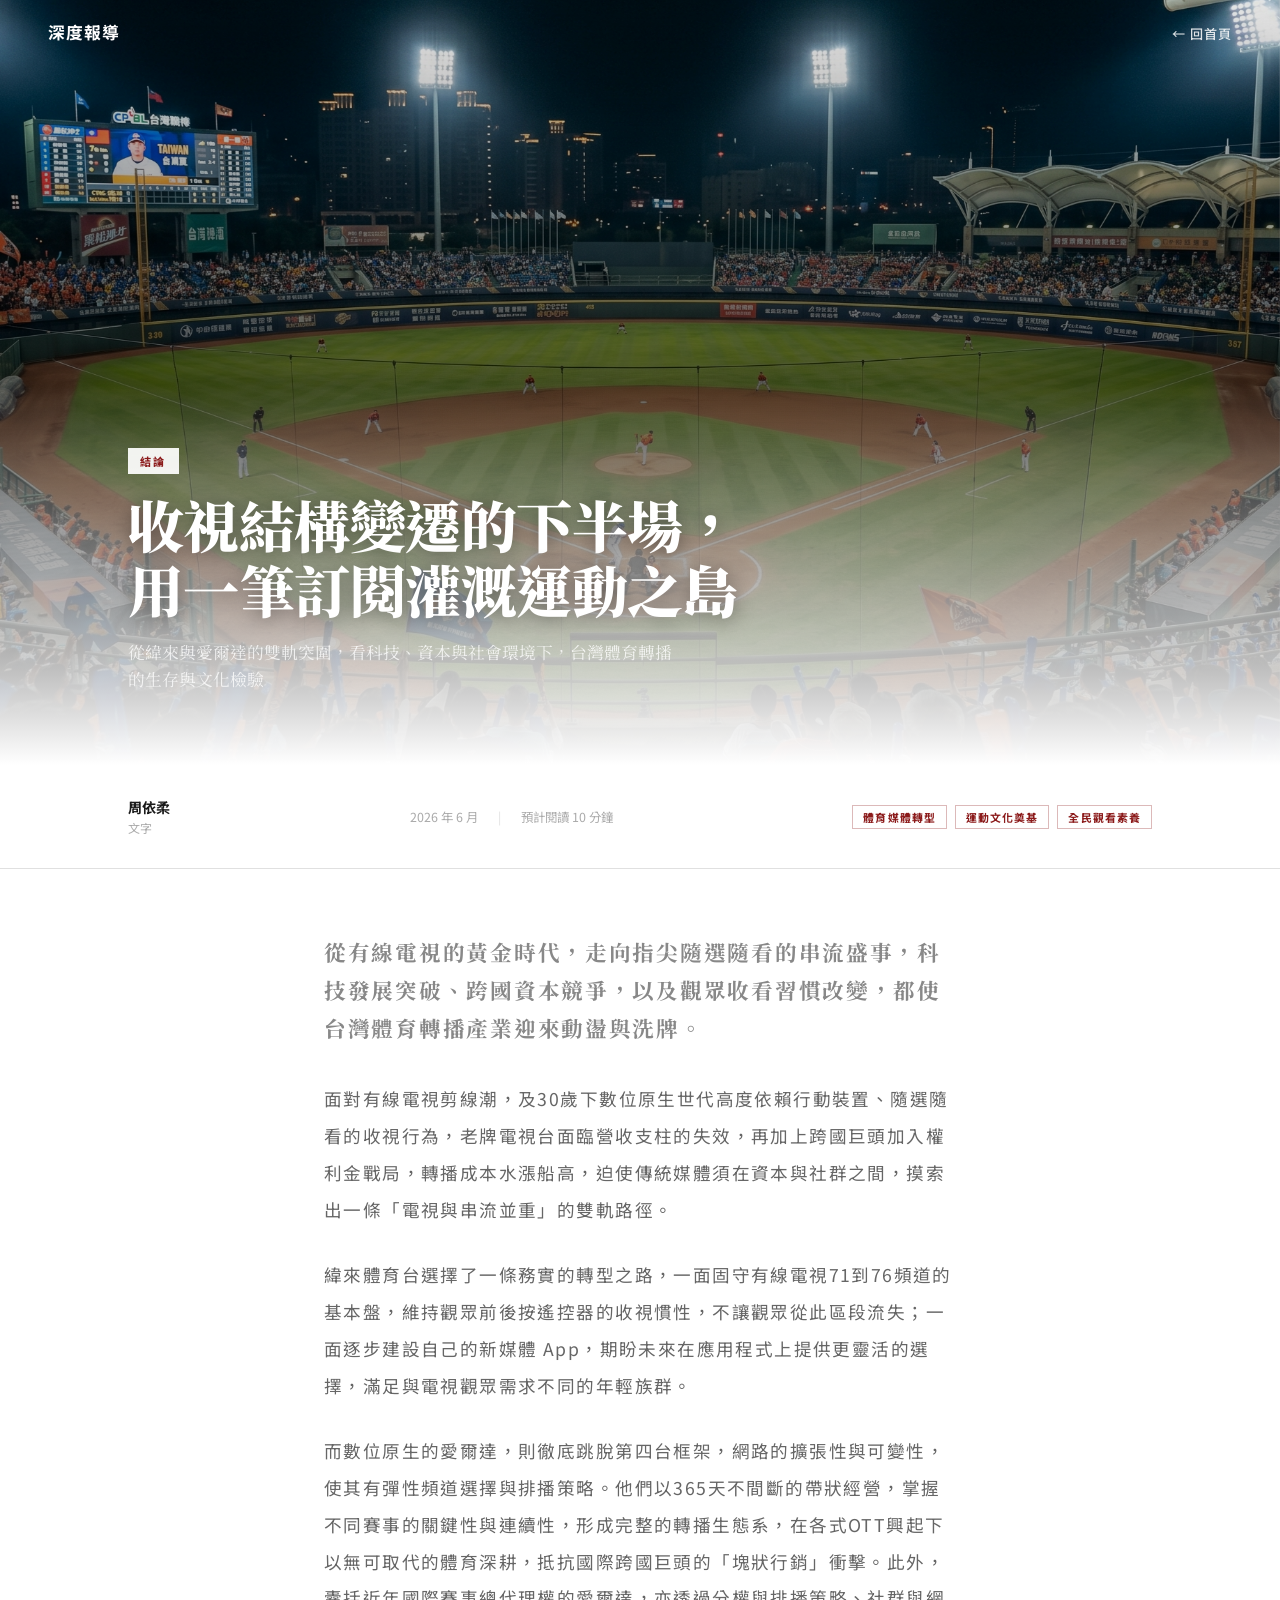
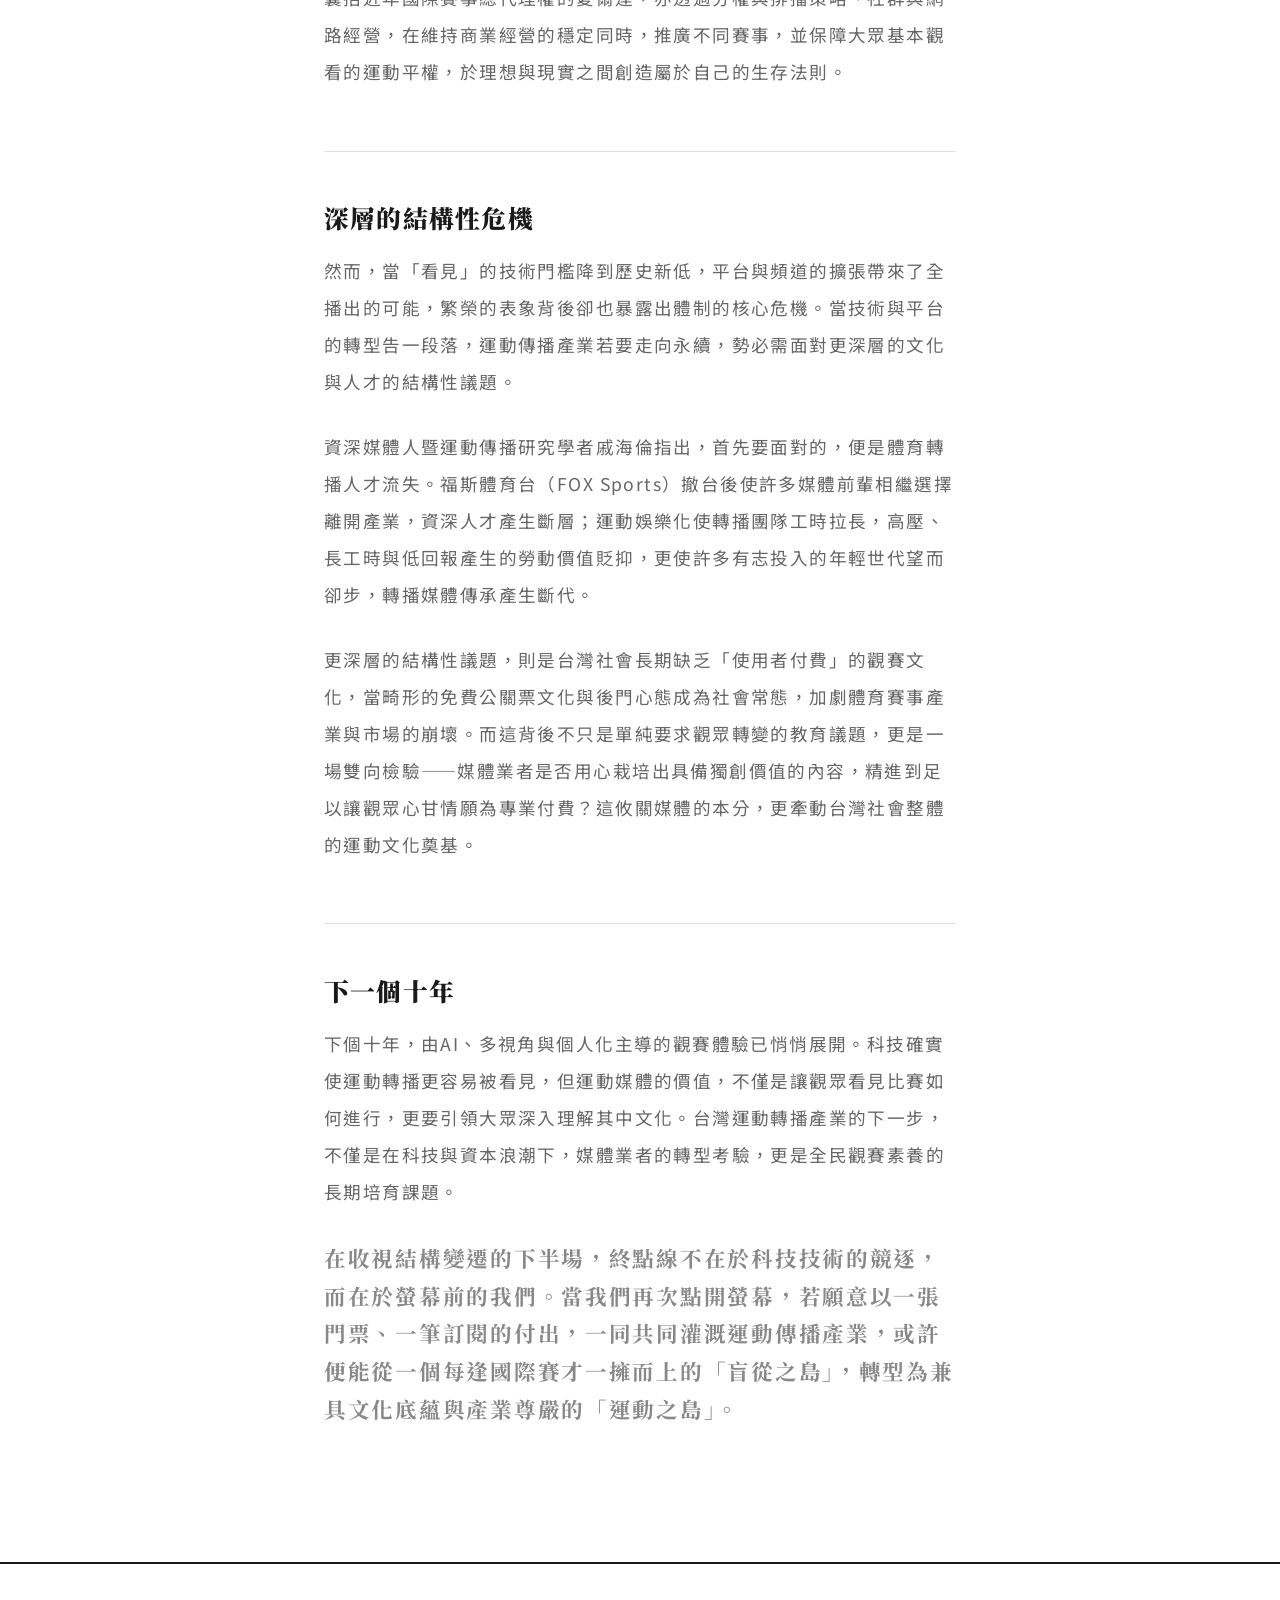
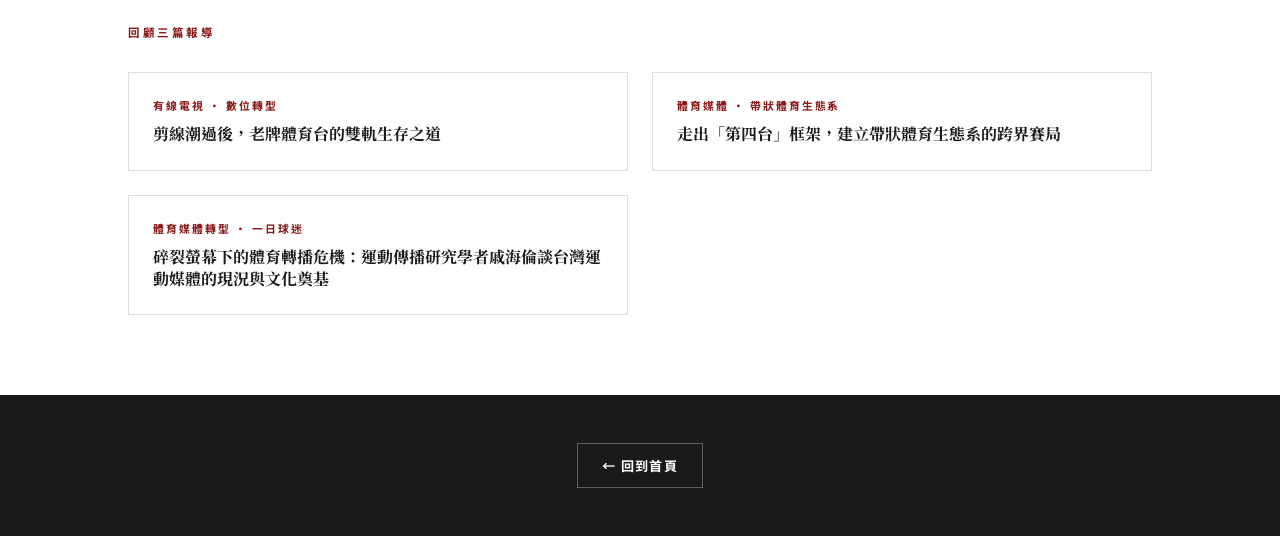
<file: conclusion.html>
<!DOCTYPE html>
<html lang="zh-TW">
<head>
  <meta charset="UTF-8">
  <meta name="viewport" content="width=device-width, initial-scale=1.0">
  <title>結論：三個視角之後，我們看見了什麼？ — 深度報導</title>
  <meta name="description" content="三篇報導試圖勾勒的，是同一個問題的不同切面。結論統整核心發現，並提出對台灣體育轉播未來的觀察。">
  <link rel="stylesheet" href="css/style.css">
  <link rel="stylesheet" href="css/article.css?v=2">
</head>
<body>

  <div class="reading-progress" role="progressbar" aria-label="閱讀進度" aria-valuemin="0" aria-valuemax="100"></div>
  <div class="back-nav" aria-hidden="true">
    <button class="back-nav__btn" title="回到頂部">↑</button>
  </div>

  <nav class="site-nav" role="navigation">
    <a class="nav-logo" href="index.html">深度報導</a>
    <ul class="nav-links">
      <li><a href="index.html">← 回首頁</a></li>
    </ul>
  </nav>

  <!-- HERO -->
  <section class="article-hero" aria-label="結論封面">
    <div class="article-hero__bg" style="
      background-image: url('images/conclusion-cover.png');
      background-color: #0f0f0f;
    "></div>
    <div class="article-hero__overlay"></div>
    <div class="article-hero__content">
      <span class="article-hero__category">結論</span>
      <h1 class="article-hero__title">
        收視結構變遷的下半場，
<br>用一筆訂閱灌溉運動之島
      </h1>
      <p class="article-hero__subtitle">
        從緯來與愛爾達的雙軌突圍，看科技、資本與社會環境下，台灣體育轉播的生存與文化檢驗

      </p>
    </div>
  </section>

  <!-- META BAR -->
  <div class="article-meta-bar">
    <div class="meta-author">
      <div>
        <div class="meta-author__name">周依柔</div>
        <div class="meta-author__role">文字</div>
      </div>
    </div>
    <div class="meta-info">
      <span>2026 年 6 月</span>
      <span class="meta-info__separator">|</span>
      <span>預計閱讀 10 分鐘</span>
    </div>
    <div class="meta-tags">
      <span class="tag">體育媒體轉型</span>
      <span class="tag">運動文化奠基</span>
      <span class="tag">全民觀看素養</span>
    </div>
  </div>

  <!-- BODY -->
  <main class="article-body">

    <p class="lead reveal">
      從有線電視的黃金時代，走向指尖隨選隨看的串流盛事，科技發展突破、跨國資本競爭，以及觀眾收看習慣改變，都使台灣體育轉播產業迎來動盪與洗牌。
    </p>

    <p class="reveal">
      面對有線電視剪線潮，及30歲下數位原生世代高度依賴行動裝置、隨選隨看的收視行為，老牌電視台面臨營收支柱的失效，再加上跨國巨頭加入權利金戰局，轉播成本水漲船高，迫使傳統媒體須在資本與社群之間，摸索出一條「電視與串流並重」的雙軌路徑。
    </p>

    <p class="reveal">
      緯來體育台選擇了一條務實的轉型之路，一面固守有線電視71到76頻道的基本盤，維持觀眾前後按遙控器的收視慣性，不讓觀眾從此區段流失；一面逐步建設自己的新媒體 App，期盼未來在應用程式上提供更靈活的選擇，滿足與電視觀眾需求不同的年輕族群。
    </p>

    <p class="reveal">
      而數位原生的愛爾達，則徹底跳脫第四台框架，網路的擴張性與可變性，使其有彈性頻道選擇與排播策略。他們以365天不間斷的帶狀經營，掌握不同賽事的關鍵性與連續性，形成完整的轉播生態系，在各式OTT興起下以無可取代的體育深耕，抵抗國際跨國巨頭的「塊狀行銷」衝擊。此外，囊括近年國際賽事總代理權的愛爾達，亦透過分權與排播策略、社群與網路經營，在維持商業經營的穩定同時，推廣不同賽事，並保障大眾基本觀看的運動平權，於理想與現實之間創造屬於自己的生存法則。
    </p>

    <h2 class="reveal">深層的結構性危機</h2>

    <p class="reveal">
      然而，當「看見」的技術門檻降到歷史新低，平台與頻道的擴張帶來了全播出的可能，繁榮的表象背後卻也暴露出體制的核心危機。當技術與平台的轉型告一段落，運動傳播產業若要走向永續，勢必需面對更深層的文化與人才的結構性議題。
    </p>

    <p class="reveal">
      資深媒體人暨運動傳播研究學者戚海倫指出，首先要面對的，便是體育轉播人才流失。福斯體育台（FOX Sports）撤台後使許多媒體前輩相繼選擇離開產業，資深人才產生斷層；運動娛樂化使轉播團隊工時拉長，高壓、長工時與低回報產生的勞動價值貶抑，更使許多有志投入的年輕世代望而卻步，轉播媒體傳承產生斷代。
    </p>

    <p class="reveal">
      更深層的結構性議題，則是台灣社會長期缺乏「使用者付費」的觀賽文化，當畸形的免費公關票文化與後門心態成為社會常態，加劇體育賽事產業與市場的崩壞。而這背後不只是單純要求觀眾轉變的教育議題，更是一場雙向檢驗——媒體業者是否用心栽培出具備獨創價值的內容，精進到足以讓觀眾心甘情願為專業付費？這攸關媒體的本分，更牽動台灣社會整體的運動文化奠基。
    </p>

    <h2 class="reveal">下一個十年</h2>

    <p class="reveal">
      下個十年，由AI、多視角與個人化主導的觀賽體驗已悄悄展開。科技確實使運動轉播更容易被看見，但運動媒體的價值，不僅是讓觀眾看見比賽如何進行，更要引領大眾深入理解其中文化。台灣運動轉播產業的下一步，不僅是在科技與資本浪潮下，媒體業者的轉型考驗，更是全民觀賽素養的長期培育課題。
    </p>

    <p class="lead reveal">
      在收視結構變遷的下半場，終點線不在於科技技術的競逐，而在於螢幕前的我們。當我們再次點開螢幕，若願意以一張門票、一筆訂閱的付出，一同共同灌溉運動傳播產業，或許便能從一個每逢國際賽才一擁而上的「盲從之島」，轉型為兼具文化底蘊與產業尊嚴的「運動之島」。
    </p>

  </main>

  <!-- BACK TO ARTICLES -->
  <footer class="article-footer">
    <div class="article-footer__label">回顧三篇報導</div>
    <div class="related-grid">
      <a class="related-card" href="article1.html">
        <div class="related-card__category">有線電視 · 數位轉型</div>
        <div class="related-card__title">剪線潮過後，老牌體育台的雙軌生存之道</div>
      </a>
      <a class="related-card" href="article2.html">
        <div class="related-card__category">體育媒體 · 帶狀體育生態系</div>
        <div class="related-card__title">走出「第四台」框架，建立帶狀體育生態系的跨界賽局</div>
      </a>
    </div>
    <div class="related-grid" style="margin-top:24px;">
      <a class="related-card" href="article3.html">
        <div class="related-card__category">體育媒體轉型 · 一日球迷</div>
        <div class="related-card__title">碎裂螢幕下的體育轉播危機：運動傳播研究學者戚海倫談台灣運動媒體的現況與文化奠基</div>
      </a>
    </div>
  </footer>

  <div class="back-home-wrap">
    <a class="conclusion-btn" href="index.html">← 回到首頁</a>
  </div>

  <script src="js/article.js"></script>
</body>
</html>
</file>
<file: css/style.css>
/* =========================================================
   BASE & RESET
   ========================================================= */
@import url('https://fonts.googleapis.com/css2?family=Noto+Serif+TC:wght@400;500;700;900&family=Noto+Sans+TC:wght@300;400;500;700&display=swap');

*, *::before, *::after { box-sizing: border-box; margin: 0; padding: 0; }

:root {
  --accent:      #8B1A1A;
  --accent-dark: #6B1212;
  --black:       #0f0f0f;
  --dark:        #1a1a1a;
  --mid:         #555555;
  --light:       #aaaaaa;
  --border:      #e0e0e0;
  --bg:          #ffffff;
  --serif:       'Noto Serif TC', Georgia, serif;
  --sans:        'Noto Sans TC', system-ui, sans-serif;
  --ease:        cubic-bezier(0.4, 0, 0.2, 1);
}

html { scroll-behavior: smooth; }

body {
  font-family: var(--serif);
  background: var(--bg);
  color: var(--dark);
  opacity: 0;
  transition: opacity 0.35s var(--ease);
  overflow-x: hidden;
}

body.loaded { opacity: 1; }
body.fade-out { opacity: 0; }

img { display: block; width: 100%; height: 100%; object-fit: cover; }
a { color: inherit; text-decoration: none; }

/* =========================================================
   NAV
   ========================================================= */
.site-nav {
  position: fixed;
  top: 0; left: 0; right: 0;
  z-index: 100;
  display: flex;
  align-items: center;
  justify-content: space-between;
  padding: 0 48px;
  height: 64px;
  transition: background 0.4s var(--ease), box-shadow 0.4s var(--ease);
}

.site-nav.scrolled {
  background: rgba(255, 255, 255, 0.97);
  box-shadow: 0 1px 0 var(--border);
  backdrop-filter: blur(8px);
}

.nav-logo {
  font-family: var(--sans);
  font-weight: 700;
  font-size: 1.05rem;
  letter-spacing: 0.06em;
  color: #fff;
  transition: color 0.4s var(--ease);
}

.site-nav.scrolled .nav-logo { color: var(--dark); }

.nav-links {
  display: flex;
  gap: 32px;
  list-style: none;
}

.nav-links a {
  font-family: var(--sans);
  font-size: 0.82rem;
  font-weight: 500;
  letter-spacing: 0.08em;
  color: rgba(255,255,255,0.85);
  transition: color 0.3s;
}

.site-nav.scrolled .nav-links a { color: var(--mid); }
.nav-links a:hover { color: var(--accent) !important; }

/* =========================================================
   HERO
   ========================================================= */
.hero {
  position: relative;
  height: 100vh;
  min-height: 600px;
  overflow: hidden;
  display: flex;
  align-items: flex-end;
}

.hero__bg {
  position: absolute;
  inset: -20% 0;       /* oversized to allow parallax travel */
  background-image: url('images/cover.jpg');
  background-size: cover;
  background-position: center;
  /* fallback gradient if image missing */
  background-color: #1c1c2e;
  will-change: transform;
}

/* dark overlay + bottom fade to white */
.hero__overlay {
  position: absolute;
  inset: 0;
  background:
    linear-gradient(
      to bottom,
      rgba(0,0,0,0.25) 0%,
      rgba(0,0,0,0.55) 55%,
      rgba(255,255,255,1) 100%
    );
}

.hero__content {
  position: relative;
  z-index: 2;
  padding: 0 10% 80px;
  max-width: 900px;
}

.hero__category {
  display: inline-block;
  font-family: var(--sans);
  font-size: 0.75rem;
  font-weight: 700;
  letter-spacing: 0.2em;
  text-transform: uppercase;
  color: var(--accent);
  background: rgba(255,255,255,0.92);
  padding: 5px 12px;
  margin-bottom: 20px;
}

.hero__title {
  font-size: clamp(2.4rem, 5.5vw, 4.2rem);
  font-weight: 900;
  color: #fff;
  line-height: 1.12;
  letter-spacing: -0.01em;
  margin-bottom: 20px;
  text-shadow: 0 2px 24px rgba(0,0,0,0.5);
}

.hero__subtitle {
  font-size: clamp(1rem, 1.8vw, 1.2rem);
  font-weight: 400;
  color: rgba(255,255,255,0.82);
  line-height: 1.6;
  max-width: 560px;
  margin-bottom: 32px;
}

.hero__meta {
  font-family: var(--sans);
  font-size: 0.8rem;
  color: rgba(255,255,255,0.6);
  letter-spacing: 0.04em;
}

.hero__scroll {
  position: absolute;
  bottom: 90px;
  right: 10%;
  z-index: 2;
  display: flex;
  flex-direction: column;
  align-items: center;
  gap: 8px;
  font-family: var(--sans);
  font-size: 0.68rem;
  letter-spacing: 0.18em;
  text-transform: uppercase;
  color: rgba(255,255,255,0.5);
}

.hero__scroll-line {
  width: 1px;
  height: 48px;
  background: rgba(255,255,255,0.35);
  animation: scrollPulse 2s ease-in-out infinite;
}

@keyframes scrollPulse {
  0%, 100% { opacity: 0.35; transform: scaleY(1); }
  50%       { opacity: 0.8;  transform: scaleY(0.6); transform-origin: top; }
}

/* =========================================================
   PREFACE SECTION
   ========================================================= */
.preface-section {
  background: var(--bg);
  border-top: 1px solid var(--border);
  border-bottom: 1px solid var(--border);
  padding: 120px 7%;
}

.preface-inner {
  max-width: 960px;
  display: flex;
  gap: 0;
  align-items: flex-start;
}

.preface-label-col {
  width: 120px;
  flex-shrink: 0;
  padding-right: 40px;
  border-right: 1px solid var(--border);
  padding-top: 4px;
  position: sticky;
  top: 80px;
}

.preface-label-col .section-label {
  display: block;
  writing-mode: initial;
}

.preface-body-col {
  flex: 1;
  padding-left: 48px;
}

.preface-text {
  font-size: 1.05rem;
  line-height: 2.1;
  color: #666666;
  font-family: var(--sans);
  margin: 0 0 1.4em;
  text-align: left;
  letter-spacing: 0.08em;
}


.preface-text:last-child {
  margin-bottom: 0;
}

@media (max-width: 640px) {
  .preface-inner { flex-direction: column; }
  .preface-label-col {
    width: auto;
    border-right: none;
    border-bottom: 1px solid var(--border);
    padding-right: 0;
    padding-bottom: 16px;
    margin-bottom: 24px;
    position: static;
  }
  .preface-body-col { padding-left: 0; }
}

/* =========================================================
   CONCLUSION SECTION
   ========================================================= */
.conclusion-section {
  background: var(--dark);
  padding: 64px 7%;
}

.conclusion-inner {
  display: flex;
  align-items: center;
  justify-content: space-between;
  gap: 48px;
}

.conclusion-left {
  max-width: 620px;
}

.conclusion-left .section-label {
  display: block;
  margin-bottom: 16px;
  color: var(--accent);
}

.conclusion-title {
  font-size: 1.8rem;
  font-weight: 900;
  color: #fff;
  line-height: 1.3;
  margin-bottom: 16px;
}

.conclusion-excerpt {
  font-family: var(--sans);
  font-size: 0.9rem;
  line-height: 1.8;
  color: rgba(255,255,255,0.55);
  margin-bottom: 28px;
}

.conclusion-btn {
  display: inline-block;
  font-family: var(--sans);
  font-size: 0.82rem;
  font-weight: 700;
  letter-spacing: 0.1em;
  text-transform: uppercase;
  color: #fff;
  border: 1px solid rgba(255,255,255,0.3);
  padding: 12px 24px;
  transition: background 0.25s, border-color 0.25s;
}

.conclusion-btn:hover {
  background: var(--accent);
  border-color: var(--accent);
}

.back-home-wrap {
  background: var(--dark);
  padding: 48px 10%;
  text-align: center;
}

.conclusion-right {
  font-size: 9rem;
  font-weight: 900;
  color: rgba(255,255,255,0.05);
  line-height: 1;
  flex-shrink: 0;
  user-select: none;
}

@media (max-width: 900px) {
  .conclusion-right { display: none; }
  .conclusion-inner { flex-direction: column; gap: 0; }
}

/* =========================================================
   ARTICLES SECTION
   ========================================================= */
.articles-section {
  position: relative;
  background: var(--bg);
  padding: 72px 7% 100px;
}

.section-header {
  display: flex;
  align-items: baseline;
  gap: 16px;
  margin-bottom: 48px;
  padding-bottom: 16px;
  border-bottom: 2px solid var(--dark);
}

.section-label {
  font-family: var(--sans);
  font-size: 0.72rem;
  font-weight: 700;
  letter-spacing: 0.22em;
  text-transform: uppercase;
  color: var(--accent);
}

.section-title {
  font-size: 1.5rem;
  font-weight: 900;
  color: var(--dark);
}

.articles-grid {
  display: grid;
  grid-template-columns: repeat(3, 1fr);
  gap: 32px;
}

/* =========================================================
   ARTICLE CARD
   ========================================================= */
.article-card {
  display: block;
  border: 1px solid var(--border);
  background: var(--bg);
  transition: transform 0.35s var(--ease), box-shadow 0.35s var(--ease);
  cursor: pointer;
}

.article-card:hover {
  transform: translateY(-6px);
  box-shadow: 0 16px 48px rgba(0,0,0,0.12);
}

.article-card__image-wrap {
  aspect-ratio: 16 / 10;
  overflow: hidden;
}

.article-card__image-wrap img,
.article-card__image-placeholder {
  width: 100%;
  height: 100%;
  object-fit: cover;
  transition: transform 0.55s var(--ease);
}

.article-card__image-placeholder {
  display: flex;
  align-items: center;
  justify-content: center;
}

.article-card:hover .article-card__image-wrap img { transform: scale(1.04); }

.article-card__body {
  padding: 24px 24px 28px;
}

.article-card__category {
  font-family: var(--sans);
  font-size: 0.68rem;
  font-weight: 700;
  letter-spacing: 0.2em;
  text-transform: uppercase;
  color: var(--accent);
  margin-bottom: 10px;
}

.article-card__title {
  font-size: 1.15rem;
  font-weight: 700;
  line-height: 1.4;
  color: var(--dark);
  margin-bottom: 12px;
}

.article-card__excerpt {
  font-family: var(--sans);
  font-size: 0.85rem;
  line-height: 1.7;
  color: var(--mid);
  margin-bottom: 20px;
  display: -webkit-box;
  -webkit-line-clamp: 3;
  -webkit-box-orient: vertical;
  overflow: hidden;
}

.article-card__footer {
  display: flex;
  align-items: center;
  justify-content: space-between;
  border-top: 1px solid var(--border);
  padding-top: 16px;
}

.article-card__date {
  font-family: var(--sans);
  font-size: 0.75rem;
  color: var(--light);
  letter-spacing: 0.04em;
}

.article-card__read-more {
  font-family: var(--sans);
  font-size: 0.75rem;
  font-weight: 700;
  letter-spacing: 0.1em;
  color: var(--accent);
  text-transform: uppercase;
  display: flex;
  align-items: center;
  gap: 6px;
  transition: gap 0.2s;
}

.article-card:hover .article-card__read-more { gap: 10px; }

/* =========================================================
   ABOUT STRIP
   ========================================================= */
.about-strip {
  background: var(--dark);
  padding: 64px 10%;
  display: grid;
  grid-template-columns: 1fr 1fr;
  gap: 64px;
  align-items: center;
}

.about-strip__label {
  font-family: var(--sans);
  font-size: 0.72rem;
  font-weight: 700;
  letter-spacing: 0.2em;
  text-transform: uppercase;
  color: var(--accent);
  margin-bottom: 16px;
}

.about-strip__title {
  font-size: 1.8rem;
  font-weight: 900;
  color: #fff;
  line-height: 1.3;
  margin-bottom: 20px;
}

.about-strip__text {
  font-family: var(--sans);
  font-size: 0.9rem;
  line-height: 1.8;
  color: rgba(255,255,255,0.6);
}

.about-strip__stats {
  display: grid;
  grid-template-columns: 1fr 1fr;
  gap: 32px;
}

.stat-item__number {
  font-size: 2.8rem;
  font-weight: 900;
  color: #fff;
  line-height: 1;
  margin-bottom: 6px;
}

.stat-item__number span { color: var(--accent); }

.stat-item__label {
  font-family: var(--sans);
  font-size: 0.8rem;
  color: rgba(255,255,255,0.45);
  letter-spacing: 0.04em;
}

/* =========================================================
   FOOTER
   ========================================================= */
.site-footer {
  border-top: 1px solid var(--border);
  padding: 40px 7%;
  display: flex;
  flex-direction: column;
  gap: 20px;
  font-family: var(--sans);
  font-size: 0.78rem;
  color: var(--light);
}

.footer-top {
  display: flex;
  align-items: center;
  justify-content: space-between;
}

.footer-logo {
  font-weight: 700;
  color: var(--dark);
  letter-spacing: 0.06em;
}

.footer-credits {
  display: flex;
  flex-wrap: wrap;
  gap: 8px 32px;
}

.footer-credit-item {
  display: inline-flex;
  gap: 8px;
  align-items: baseline;
}

.footer-credit-role {
  font-weight: 700;
  color: var(--light);
  letter-spacing: 0.06em;
}

/* =========================================================
   RESPONSIVE
   ========================================================= */
@media (min-width: 601px) {
  .hero__title-line2 { white-space: nowrap; }
  .hero__subtitle { white-space: nowrap; }
}

@media (max-width: 900px) {
  .articles-grid { grid-template-columns: 1fr; gap: 24px; }
  .about-strip { grid-template-columns: 1fr; gap: 40px; }
  .site-nav { padding: 0 24px; }
  .hero__scroll { right: 7%; }
  .nav-links { display: none; }
}

@media (max-width: 600px) {
  .articles-section { padding: 48px 5% 64px; }
  .about-strip { padding: 48px 7%; }
  .footer-top { flex-direction: column; gap: 16px; align-items: center; text-align: center; }
  .footer-credits { flex-direction: column; align-items: center; gap: 6px; }
  .footer-credit-item { justify-content: center; }
  .hero__title { font-size: 1.75rem; line-height: 1.2; }
  .hero__subtitle { font-size: 0.9rem; }
  .hero__scroll { display: none; }
}
</file>
<file: css/article.css>
/* =========================================================
   ARTICLE PAGE STYLES
   ========================================================= */

/* ---- Reading Progress Bar ---- */
.reading-progress {
  position: fixed;
  top: 0; left: 0;
  width: 0%;
  height: 3px;
  background: var(--accent);
  z-index: 200;
  transition: width 0.1s linear;
  transform-origin: left;
}

/* ---- Article Hero ---- */
.article-hero {
  position: relative;
  height: 85vh;
  min-height: 520px;
  overflow: hidden;
  display: flex;
  align-items: flex-end;
}

.article-hero__bg {
  position: absolute;
  inset: -20% 0;
  background-image: url('images/article1.jpg'); /* overridden inline per page */
  background-size: cover;
  background-position: center;
  background-color: #1c1c2e;
  will-change: transform;
}

.article-hero__overlay {
  position: absolute;
  inset: 0;
  background:
    linear-gradient(
      to bottom,
      rgba(0,0,0,0.1) 0%,
      rgba(0,0,0,0.6) 50%,
      rgba(255,255,255,1) 100%
    );
}

.article-hero__content {
  position: relative;
  z-index: 2;
  padding: 0 10% 72px;
  max-width: 960px;
}

.article-hero__category {
  display: inline-block;
  font-family: var(--sans);
  font-size: 0.7rem;
  font-weight: 700;
  letter-spacing: 0.22em;
  text-transform: uppercase;
  color: var(--accent);
  background: rgba(255,255,255,0.92);
  padding: 5px 12px;
  margin-bottom: 18px;
}

.article-hero__title {
  font-size: clamp(2rem, 4.5vw, 3.5rem);
  font-weight: 900;
  color: #fff;
  line-height: 1.15;
  letter-spacing: -0.01em;
  text-shadow: 0 2px 20px rgba(0,0,0,0.45);
  margin-bottom: 18px;
  max-width: 720px;
}

.article-hero__subtitle {
  font-size: 1.05rem;
  color: rgba(255,255,255,0.78);
  line-height: 1.6;
  max-width: 560px;
}

/* ---- Article Meta Bar ---- */
.article-meta-bar {
  background: var(--bg);
  padding: 32px 10%;
  border-bottom: 1px solid var(--border);
  display: flex;
  align-items: center;
  justify-content: space-between;
  flex-wrap: wrap;
  gap: 16px;
}

.meta-author {
  display: flex;
  align-items: center;
  gap: 14px;
}

.meta-author__avatar {
  width: 42px;
  height: 42px;
  border-radius: 50%;
  background: var(--border);
  overflow: hidden;
  flex-shrink: 0;
}

.meta-author__name {
  font-family: var(--sans);
  font-size: 0.88rem;
  font-weight: 700;
  color: var(--dark);
}

.meta-author__role {
  font-family: var(--sans);
  font-size: 0.75rem;
  color: var(--light);
  margin-top: 2px;
}

.meta-info {
  display: flex;
  align-items: center;
  gap: 20px;
  font-family: var(--sans);
  font-size: 0.78rem;
  color: var(--light);
}

.meta-info__separator { color: var(--border); }

.meta-tags {
  display: flex;
  gap: 8px;
  flex-wrap: wrap;
}

.tag {
  font-family: var(--sans);
  font-size: 0.68rem;
  font-weight: 700;
  letter-spacing: 0.1em;
  text-transform: uppercase;
  color: var(--accent);
  border: 1px solid rgba(139,26,26,0.3);
  padding: 3px 10px;
}

/* ---- Article Body ---- */
.article-body {
  max-width: 680px;
  margin: 0 auto;
  padding: 64px 24px 100px;
}

/* Scroll Reveal */
.reveal {
  opacity: 0;
  transform: translateY(28px);
  transition: opacity 0.65s var(--ease), transform 0.65s var(--ease);
}

.reveal:not(.lead) {
  font-family: 'Microsoft JhengHei', '微軟正黑體', 'Noto Sans TC', sans-serif;
}

.reveal.visible {
  opacity: 1;
  transform: translateY(0);
}

/* stagger siblings */
.reveal:nth-child(2) { transition-delay: 0.06s; }
.reveal:nth-child(3) { transition-delay: 0.12s; }
.reveal:nth-child(4) { transition-delay: 0.18s; }

/* ---- Prose Styles ---- */
.article-body p {
  font-size: 1.1rem;
  line-height: 2.1;
  letter-spacing: 0.08em;
  color: #666666;
  margin-bottom: 1.6em;
}


.article-body h2.reveal {
  font-family: 'Noto Serif TC', serif;
  font-size: 1.55rem;
  font-weight: 900;
  color: var(--dark);
  line-height: 1.3;
  letter-spacing: 0.05em;
  margin: 2.4em 0 0.8em;
  padding-top: 2em;
  border-top: 1px solid var(--border);
}

.article-body h3 {
  font-size: 1.2rem;
  font-weight: 700;
  color: var(--dark);
  margin: 2em 0 0.6em;
}

.article-body blockquote {
  margin: 2.4em 0;
  padding: 0 0 0 28px;
  border-left: 3px solid var(--accent);
}

.article-body blockquote p {
  font-size: 1.2rem;
  font-style: italic;
  color: var(--mid);
  line-height: 1.7;
  margin-bottom: 0.5em;
}

.article-body blockquote cite {
  font-family: var(--sans);
  font-size: 0.78rem;
  font-style: normal;
  color: var(--light);
  letter-spacing: 0.06em;
}

.article-body .article-image {
  margin: 2.4em -40px;
}

.article-body .article-image img {
  width: calc(100% + 80px);
  max-width: calc(100% + 80px);
  height: auto;
  aspect-ratio: 16/9;
  object-fit: cover;
}

.article-body .article-image figcaption {
  font-family: var(--sans);
  font-size: 0.75rem;
  color: var(--light);
  margin-top: 10px;
  padding: 0 40px;
  line-height: 1.5;
}

.article-body .lead {
  font-size: 1.35rem;
  font-weight: 700;
  color: #888888;
  line-height: 1.75;
  border-left: none;
  font-style: normal;
}

.article-body hr {
  border: none;
  border-top: 1px solid var(--border);
  margin: 3em 0;
}

/* ---- Data Highlight ---- */
.data-highlight {
  background: #f9f5f0;
  border-left: 4px solid var(--accent);
  padding: 24px 28px;
  margin: 2.4em 0;
  font-family: var(--sans);
}

.data-highlight__number {
  font-size: 3rem;
  font-weight: 900;
  color: var(--accent);
  line-height: 1;
  margin-bottom: 6px;
}

.data-highlight__label {
  font-size: 0.85rem;
  color: var(--mid);
  line-height: 1.5;
}

/* ---- Article Footer / Continue Reading ---- */
.article-footer {
  border-top: 2px solid var(--dark);
  padding: 60px 10% 80px;
  background: var(--bg);
}

.article-footer__label {
  font-family: var(--sans);
  font-size: 0.72rem;
  font-weight: 700;
  letter-spacing: 0.22em;
  text-transform: uppercase;
  color: var(--accent);
  margin-bottom: 32px;
}

.related-grid {
  display: grid;
  grid-template-columns: repeat(2, 1fr);
  gap: 24px;
}

.related-card {
  border: 1px solid var(--border);
  padding: 24px;
  transition: box-shadow 0.3s var(--ease), transform 0.3s var(--ease);
}

.related-card:hover {
  transform: translateY(-4px);
  box-shadow: 0 12px 36px rgba(0,0,0,0.09);
}

.related-card__category {
  font-family: var(--sans);
  font-size: 0.68rem;
  font-weight: 700;
  letter-spacing: 0.18em;
  text-transform: uppercase;
  color: var(--accent);
  margin-bottom: 10px;
}

.related-card__title {
  font-size: 1rem;
  font-weight: 700;
  line-height: 1.4;
  color: var(--dark);
}

/* ---- Next article featured card ---- */
.next-card {
  display: flex;
  align-items: center;
  justify-content: space-between;
  gap: 24px;
  background: var(--bg);
  border-top: 2px solid var(--dark);
  border-bottom: 1px solid var(--border);
  padding: 32px 0;
  transition: opacity 0.2s;
}

.next-card:hover { opacity: 0.6; }

.next-card__body { flex: 1; }

.next-card__label {
  font-family: var(--sans);
  font-size: 0.68rem;
  font-weight: 700;
  letter-spacing: 0.18em;
  text-transform: uppercase;
  color: var(--accent);
  margin-bottom: 10px;
}

.next-card__title {
  font-size: 1.2rem;
  font-weight: 700;
  line-height: 1.45;
  color: var(--dark);
}

.next-card__arrow {
  font-size: 1.6rem;
  color: var(--dark);
  flex-shrink: 0;
}

/* ---- Back to top ---- */
.back-nav {
  position: fixed;
  bottom: 32px;
  right: 32px;
  z-index: 50;
  opacity: 0;
  pointer-events: none;
  transition: opacity 0.3s;
}

.back-nav.visible {
  opacity: 1;
  pointer-events: auto;
}

.back-nav__btn {
  width: 44px;
  height: 44px;
  background: var(--dark);
  color: #fff;
  border: none;
  cursor: pointer;
  display: flex;
  align-items: center;
  justify-content: center;
  font-size: 1.1rem;
  transition: background 0.2s;
}

.back-nav__btn:hover { background: var(--accent); }

/* ---- Responsive ---- */
@media (max-width: 900px) {
  .article-hero__content { padding: 0 7% 64px; }
  .article-meta-bar { padding: 24px 7%; }
  .article-footer { padding: 48px 7% 64px; }
  .related-grid { grid-template-columns: 1fr; }
  .article-body .article-image { margin: 2em 0; }
  .article-body .article-image img { width: 100%; max-width: 100%; }
  .article-body .article-image figcaption { padding: 0; }
}

@media (max-width: 600px) {
  .article-body { padding: 48px 20px 72px; }
  .meta-info { flex-direction: column; gap: 6px; align-items: flex-start; }
  .back-nav { bottom: 20px; right: 20px; }
}
</file>
